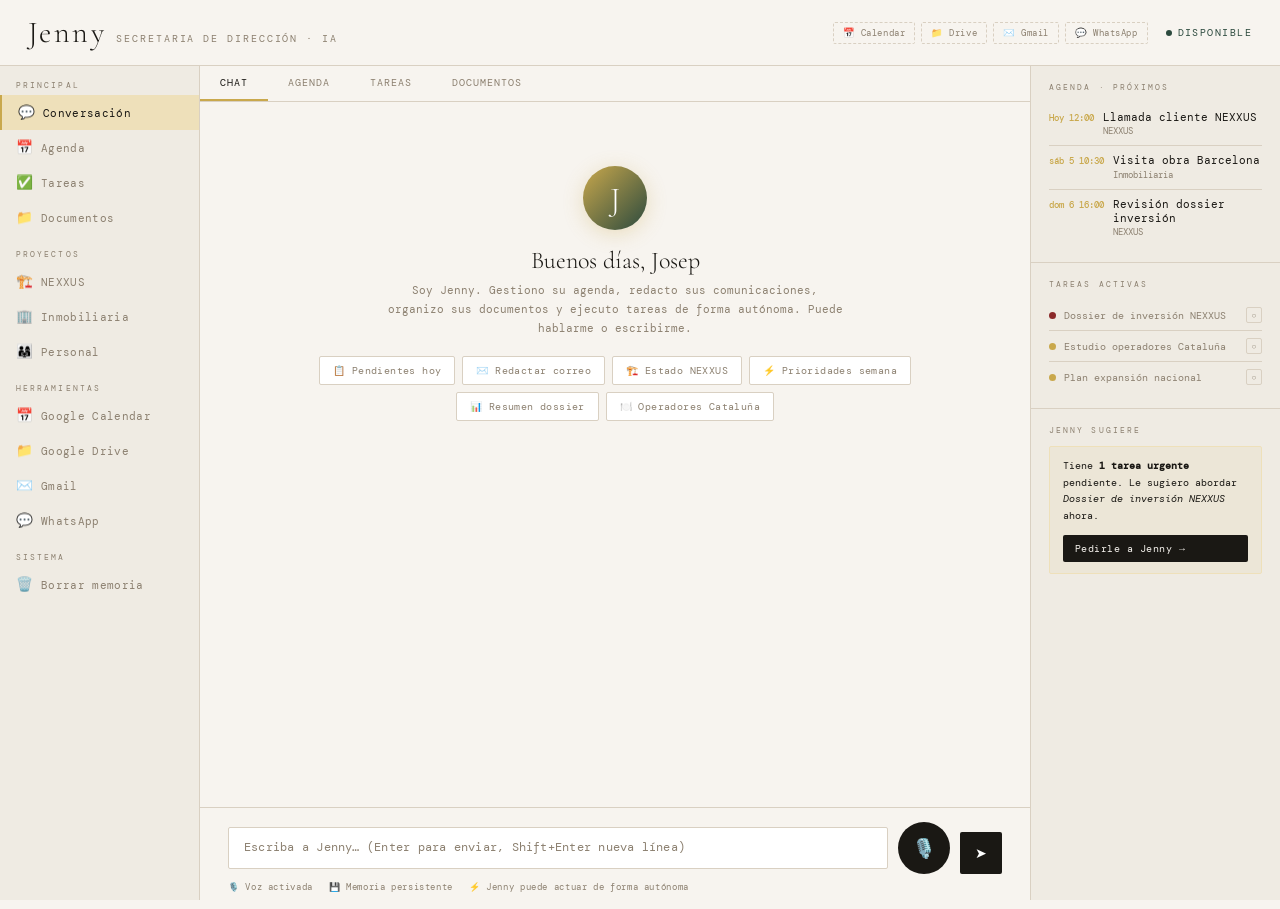
<file: jenny-vercel/public/index.html>
<!DOCTYPE html>
<html lang="es">
<head>
<meta charset="UTF-8">
<meta name="viewport" content="width=device-width, initial-scale=1.0">
<title>Jenny — Secretaria de Dirección</title>
<link rel="manifest" href="/manifest.json">
<meta name="theme-color" content="#1A1814">
<meta name="apple-mobile-web-app-capable" content="yes">
<meta name="apple-mobile-web-app-status-bar-style" content="black-translucent">
<meta name="apple-mobile-web-app-title" content="Jenny">
<link rel="apple-touch-icon" href="/icon-192.png">
<link href="https://fonts.googleapis.com/css2?family=Cormorant+Garamond:ital,wght@0,300;0,400;0,500;1,300&family=DM+Mono:wght@300;400;500&display=swap" rel="stylesheet">
<style>
:root {
  --ivory: #F7F4EF;
  --ink: #1A1814;
  --gold: #C9A84C;
  --gold-light: #EEE0BA;
  --warm-gray: #8C8070;
  --panel: #EFEBE3;
  --border: #D9D0C2;
  --accent: #2C4A3E;
  --red: #8B2A2A;
  --white: #FFFFFF;
}
*{box-sizing:border-box;margin:0;padding:0;}
html,body{height:100%;overflow:hidden;font-family:'DM Mono',monospace;background:var(--ivory);color:var(--ink);}

/* ── HEADER ── */
header{
  display:flex;align-items:center;justify-content:space-between;
  padding:14px 28px;border-bottom:1px solid var(--border);
  background:var(--ivory);flex-shrink:0;position:relative;z-index:10;
}
.brand{display:flex;align-items:baseline;gap:10px;}
.brand-name{font-family:'Cormorant Garamond',serif;font-size:1.9rem;font-weight:300;letter-spacing:.08em;}
.brand-sub{font-size:.6rem;letter-spacing:.2em;color:var(--warm-gray);text-transform:uppercase;}
.header-status{display:flex;align-items:center;gap:18px;}
.status-pill{display:flex;align-items:center;gap:6px;font-size:.6rem;letter-spacing:.15em;color:var(--accent);text-transform:uppercase;}
.status-dot{width:6px;height:6px;border-radius:50%;background:var(--accent);animation:pulse 2.5s ease-in-out infinite;}
@keyframes pulse{0%,100%{opacity:1;transform:scale(1);}50%{opacity:.4;transform:scale(.7);}}

/* Integration badges in header */
.integrations{display:flex;gap:6px;}
.int-badge{
  display:flex;align-items:center;gap:4px;padding:4px 9px;
  border-radius:2px;font-size:.58rem;letter-spacing:.06em;border:1px solid;cursor:pointer;
  transition:all .2s;
}
.int-badge.on{border-color:var(--accent);color:var(--accent);background:rgba(44,74,62,.07);}
.int-badge.off{border-color:var(--border);color:var(--warm-gray);border-style:dashed;}
.int-badge:hover{border-style:solid;border-color:var(--gold);color:var(--ink);}

/* ── LAYOUT ── */
.layout{display:flex;height:calc(100vh - 57px);overflow:hidden;}

/* ── SIDEBAR ── */
.sidebar{
  width:200px;border-right:1px solid var(--border);background:var(--panel);
  display:flex;flex-direction:column;flex-shrink:0;overflow-y:auto;
}
.sidebar::-webkit-scrollbar{width:3px;}
.sidebar::-webkit-scrollbar-thumb{background:var(--border);}
.sb-section{padding:14px 16px 4px;font-size:.52rem;letter-spacing:.25em;text-transform:uppercase;color:var(--warm-gray);}
.sb-btn{
  display:flex;align-items:center;gap:9px;padding:9px 16px;
  font-family:'DM Mono',monospace;font-size:.68rem;color:var(--warm-gray);
  background:none;border:none;cursor:pointer;text-align:left;transition:all .2s;
  letter-spacing:.03em;width:100%;
}
.sb-btn:hover{background:var(--border);color:var(--ink);}
.sb-btn.active{background:var(--gold-light);color:var(--ink);border-left:2px solid var(--gold);}
.sb-icon{font-size:.85rem;width:16px;text-align:center;}

/* ── MAIN ── */
.main{flex:1;display:flex;flex-direction:column;overflow:hidden;min-width:0;}

/* ── TABS ── */
.tabs{display:flex;border-bottom:1px solid var(--border);background:var(--ivory);flex-shrink:0;}
.tab{
  padding:10px 20px;font-size:.62rem;letter-spacing:.1em;text-transform:uppercase;
  color:var(--warm-gray);border:none;background:none;cursor:pointer;
  border-bottom:2px solid transparent;transition:all .2s;font-family:'DM Mono',monospace;
}
.tab:hover{color:var(--ink);}
.tab.active{color:var(--ink);border-bottom-color:var(--gold);}

/* ── CHAT ── */
.chat-panel{flex:1;overflow-y:auto;padding:28px 36px;display:flex;flex-direction:column;gap:20px;scroll-behavior:smooth;}
.chat-panel::-webkit-scrollbar{width:4px;}
.chat-panel::-webkit-scrollbar-thumb{background:var(--border);border-radius:2px;}

/* welcome */
.welcome{text-align:center;padding:36px 20px 20px;animation:fadeUp .8s ease both;}
.welcome-avatar{
  width:64px;height:64px;border-radius:50%;margin:0 auto 16px;
  background:linear-gradient(135deg,var(--gold) 0%,var(--accent) 100%);
  display:flex;align-items:center;justify-content:center;
  font-family:'Cormorant Garamond',serif;font-size:2rem;color:#fff;font-weight:300;
  box-shadow:0 4px 20px rgba(201,168,76,.3);
}
.welcome h2{font-family:'Cormorant Garamond',serif;font-size:1.5rem;font-weight:300;margin-bottom:6px;}
.welcome p{font-size:.7rem;color:var(--warm-gray);line-height:1.7;max-width:460px;margin:0 auto;}
.quick-grid{display:flex;flex-wrap:wrap;gap:7px;justify-content:center;margin-top:18px;}
.quick-chip{
  padding:7px 13px;border:1px solid var(--border);background:var(--white);border-radius:2px;
  font-family:'DM Mono',monospace;font-size:.62rem;color:var(--warm-gray);cursor:pointer;
  transition:all .2s;letter-spacing:.04em;
}
.quick-chip:hover{border-color:var(--gold);color:var(--ink);background:var(--gold-light);}

/* messages */
.msg{display:flex;gap:12px;animation:fadeUp .35s ease both;max-width:780px;}
.msg.user{flex-direction:row-reverse;margin-left:auto;}
.msg-av{
  width:30px;height:30px;border-radius:50%;flex-shrink:0;
  display:flex;align-items:center;justify-content:center;font-size:.75rem;
  font-family:'Cormorant Garamond',serif;
}
.msg.jenny .msg-av{background:linear-gradient(135deg,var(--gold),var(--accent));color:#fff;}
.msg.user .msg-av{background:var(--ink);color:#fff;font-family:'DM Mono',monospace;font-size:.55rem;}
.msg-body{}
.msg-bubble{
  padding:12px 16px;border-radius:2px;font-size:.75rem;line-height:1.75;
  letter-spacing:.02em;
}
.msg.jenny .msg-bubble{background:var(--white);border:1px solid var(--border);border-top-left-radius:0;}
.msg.user .msg-bubble{background:var(--ink);color:var(--ivory);border-top-right-radius:0;}
.msg-time{font-size:.56rem;color:var(--warm-gray);margin-top:4px;letter-spacing:.07em;}
.msg.user .msg-time{text-align:right;}

/* tool used indicator */
.tool-used{
  display:inline-flex;align-items:center;gap:4px;margin-top:8px;
  padding:3px 8px;background:var(--panel);border:1px solid var(--border);
  border-radius:2px;font-size:.56rem;color:var(--warm-gray);letter-spacing:.07em;
}

/* typing */
.typing-dots{display:flex;gap:4px;align-items:center;padding:2px 0;}
.td{width:5px;height:5px;border-radius:50%;background:var(--gold);animation:tdot 1.4s ease-in-out infinite;}
.td:nth-child(2){animation-delay:.2s;}.td:nth-child(3){animation-delay:.4s;}
@keyframes tdot{0%,60%,100%{transform:translateY(0);opacity:.35;}30%{transform:translateY(-5px);opacity:1;}}

/* ── VOICE BUTTON ── */
.voice-ring{
  position:relative;width:52px;height:52px;flex-shrink:0;
}
.voice-btn{
  width:52px;height:52px;border-radius:50%;border:none;cursor:pointer;
  display:flex;align-items:center;justify-content:center;font-size:1.2rem;
  background:var(--ink);color:#fff;transition:all .3s;position:relative;z-index:2;
}
.voice-btn.listening{background:var(--red);}
.voice-btn.speaking{background:var(--accent);}
.voice-ripple{
  position:absolute;inset:0;border-radius:50%;
  border:2px solid var(--gold);opacity:0;animation:none;
}
.listening .voice-ripple,.speaking .voice-ripple{animation:ripple 1.2s ease-out infinite;}
@keyframes ripple{0%{transform:scale(1);opacity:.7;}100%{transform:scale(1.8);opacity:0;}}

/* ── INPUT ZONE ── */
.input-zone{border-top:1px solid var(--border);padding:14px 28px 16px;background:var(--ivory);flex-shrink:0;}
.input-row{display:flex;gap:10px;align-items:flex-end;}
.input-wrap{flex:1;position:relative;}
#user-input{
  width:100%;padding:11px 15px;border:1px solid var(--border);background:var(--white);
  font-family:'DM Mono',monospace;font-size:.72rem;color:var(--ink);resize:none;
  outline:none;border-radius:2px;min-height:42px;max-height:110px;
  line-height:1.6;letter-spacing:.02em;transition:border-color .2s;
}
#user-input:focus{border-color:var(--gold);}
#user-input::placeholder{color:var(--warm-gray);}
.send-btn{
  width:42px;height:42px;background:var(--ink);border:none;border-radius:2px;
  cursor:pointer;display:flex;align-items:center;justify-content:center;
  color:#fff;font-size:.9rem;transition:background .2s;flex-shrink:0;
}
.send-btn:hover{background:var(--accent);}
.send-btn:disabled{background:var(--border);cursor:not-allowed;}
.input-hint{font-size:.56rem;color:var(--warm-gray);margin-top:7px;letter-spacing:.07em;display:flex;gap:16px;}
.hint-item{display:flex;align-items:center;gap:4px;}

/* transcript bar */
.transcript-bar{
  padding:7px 15px;background:rgba(139,42,42,.06);border:1px solid rgba(139,42,42,.2);
  border-radius:2px;font-size:.66rem;color:var(--red);letter-spacing:.05em;
  margin-bottom:8px;display:none;
}
.transcript-bar.show{display:block;}

/* ── RIGHT PANEL ── */
.right-panel{
  width:250px;border-left:1px solid var(--border);display:flex;
  flex-direction:column;background:var(--panel);flex-shrink:0;overflow-y:auto;
}
.right-panel::-webkit-scrollbar{width:3px;}
.right-panel::-webkit-scrollbar-thumb{background:var(--border);}
.rp-block{padding:16px 18px;border-bottom:1px solid var(--border);}
.rp-label{font-size:.52rem;letter-spacing:.25em;text-transform:uppercase;color:var(--warm-gray);margin-bottom:10px;}
.event-item{display:flex;gap:9px;padding:8px 0;border-bottom:1px solid var(--border);cursor:pointer;}
.event-item:last-child{border-bottom:none;}
.event-time{font-size:.58rem;color:var(--gold);font-weight:500;white-space:nowrap;margin-top:1px;}
.event-name{font-size:.66rem;color:var(--ink);line-height:1.35;}
.event-loc{font-size:.58rem;color:var(--warm-gray);}

/* tasks */
.task-item{
  display:flex;align-items:center;gap:8px;padding:7px 0;
  border-bottom:1px solid var(--border);font-size:.64rem;cursor:pointer;
  color:var(--warm-gray);transition:color .2s;
}
.task-item:hover{color:var(--ink);}
.task-item:last-child{border-bottom:none;}
.task-item.done{text-decoration:line-through;opacity:.5;}
.task-dot{width:7px;height:7px;border-radius:50%;flex-shrink:0;}
.dot-u{background:var(--red);}
.dot-p{background:var(--gold);}
.dot-d{background:var(--accent);}
.task-check{
  margin-left:auto;width:16px;height:16px;border:1px solid var(--border);
  border-radius:2px;display:flex;align-items:center;justify-content:center;
  font-size:.5rem;color:var(--warm-gray);flex-shrink:0;
}

/* jenny suggestion */
.jenny-suggest{
  background:rgba(201,168,76,.08);border:1px solid var(--gold-light);
  border-radius:2px;padding:11px 13px;font-size:.65rem;color:var(--ink);
  line-height:1.6;
}
.suggest-action{
  display:block;width:100%;margin-top:10px;padding:7px 12px;
  background:var(--ink);color:var(--ivory);border:none;border-radius:2px;
  font-family:'DM Mono',monospace;font-size:.62rem;cursor:pointer;
  letter-spacing:.05em;transition:background .2s;text-align:left;
}
.suggest-action:hover{background:var(--accent);}

/* ── AGENDA PANEL ── */
.agenda-panel{flex:1;overflow-y:auto;padding:24px 32px;display:none;}
.agenda-panel.show{display:block;}
.agenda-title{font-family:'Cormorant Garamond',serif;font-size:1.4rem;font-weight:300;margin-bottom:20px;}
.new-event-form{
  background:var(--white);border:1px solid var(--border);border-radius:2px;
  padding:18px;margin-bottom:24px;
}
.form-row{display:flex;gap:12px;margin-bottom:12px;flex-wrap:wrap;}
.form-group{display:flex;flex-direction:column;gap:5px;flex:1;min-width:120px;}
.form-label{font-size:.58rem;letter-spacing:.12em;text-transform:uppercase;color:var(--warm-gray);}
.form-input{
  padding:8px 11px;border:1px solid var(--border);background:var(--ivory);
  font-family:'DM Mono',monospace;font-size:.7rem;color:var(--ink);
  border-radius:2px;outline:none;transition:border-color .2s;
}
.form-input:focus{border-color:var(--gold);}
.form-btn{
  padding:9px 18px;background:var(--ink);color:var(--ivory);border:none;
  font-family:'DM Mono',monospace;font-size:.65rem;border-radius:2px;
  cursor:pointer;transition:background .2s;letter-spacing:.05em;
}
.form-btn:hover{background:var(--accent);}
.cal-grid{display:grid;grid-template-columns:repeat(7,1fr);gap:4px;margin-bottom:12px;}
.cal-day-name{font-size:.55rem;letter-spacing:.1em;text-transform:uppercase;color:var(--warm-gray);text-align:center;padding:4px 0;}
.cal-day{
  aspect-ratio:1;display:flex;flex-direction:column;align-items:center;justify-content:center;
  border-radius:2px;font-size:.66rem;cursor:pointer;transition:all .2s;position:relative;
}
.cal-day:hover{background:var(--panel);}
.cal-day.today{background:var(--gold-light);font-weight:500;border:1px solid var(--gold);}
.cal-day.has-event::after{content:'';position:absolute;bottom:3px;width:4px;height:4px;border-radius:50%;background:var(--accent);}

/* ── TASKS PANEL ── */
.tasks-panel{flex:1;overflow-y:auto;padding:24px 32px;display:none;}
.tasks-panel.show{display:block;}
.tasks-title{font-family:'Cormorant Garamond',serif;font-size:1.4rem;font-weight:300;margin-bottom:20px;}
.new-task-row{display:flex;gap:10px;margin-bottom:20px;}
.priority-select{
  padding:8px 11px;border:1px solid var(--border);background:var(--ivory);
  font-family:'DM Mono',monospace;font-size:.68rem;color:var(--ink);
  border-radius:2px;outline:none;
}
.task-group{margin-bottom:20px;}
.task-group-title{font-size:.55rem;letter-spacing:.2em;text-transform:uppercase;color:var(--warm-gray);margin-bottom:10px;padding-bottom:6px;border-bottom:1px solid var(--border);}
.full-task{
  display:flex;align-items:center;gap:10px;padding:11px 14px;
  background:var(--white);border:1px solid var(--border);border-radius:2px;
  margin-bottom:6px;cursor:pointer;transition:all .2s;
}
.full-task:hover{border-color:var(--gold);}
.full-task.done{opacity:.5;}
.full-task-text{flex:1;font-size:.7rem;line-height:1.4;}
.full-task-project{font-size:.58rem;color:var(--warm-gray);margin-top:2px;}
.full-task-check{
  width:18px;height:18px;border:1px solid var(--border);border-radius:2px;
  display:flex;align-items:center;justify-content:center;flex-shrink:0;
  transition:all .2s;
}
.full-task.done .full-task-check{background:var(--accent);border-color:var(--accent);color:#fff;}

/* ── DRIVE PANEL ── */
.drive-panel{flex:1;overflow-y:auto;padding:24px 32px;display:none;}
.drive-panel.show{display:block;}
.drive-title{font-family:'Cormorant Garamond',serif;font-size:1.4rem;font-weight:300;margin-bottom:20px;}
.drive-search{display:flex;gap:10px;margin-bottom:20px;}
.drive-grid{display:grid;grid-template-columns:repeat(auto-fill,minmax(160px,1fr));gap:12px;}
.drive-card{
  background:var(--white);border:1px solid var(--border);border-radius:2px;
  padding:14px;cursor:pointer;transition:all .2s;
}
.drive-card:hover{border-color:var(--gold);box-shadow:0 2px 12px rgba(201,168,76,.15);}
.drive-icon{font-size:1.5rem;margin-bottom:8px;}
.drive-name{font-size:.66rem;color:var(--ink);line-height:1.35;margin-bottom:4px;}
.drive-meta{font-size:.56rem;color:var(--warm-gray);}

/* toast */
.toast{
  position:fixed;bottom:28px;left:50%;transform:translateX(-50%) translateY(80px);
  background:var(--ink);color:var(--ivory);padding:10px 20px;border-radius:2px;
  font-size:.68rem;letter-spacing:.06em;z-index:999;
  transition:transform .4s cubic-bezier(.34,1.56,.64,1);pointer-events:none;
}
.toast.show{transform:translateX(-50%) translateY(0);}

/* connection modal */
.modal-overlay{
  position:fixed;inset:0;background:rgba(26,24,20,.6);z-index:100;
  display:none;align-items:center;justify-content:center;
}
.modal-overlay.show{display:flex;}
.modal{
  background:var(--ivory);border:1px solid var(--border);border-radius:2px;
  padding:32px;width:420px;max-width:90vw;animation:fadeUp .3s ease;
}
.modal-title{font-family:'Cormorant Garamond',serif;font-size:1.4rem;font-weight:300;margin-bottom:6px;}
.modal-sub{font-size:.65rem;color:var(--warm-gray);margin-bottom:24px;line-height:1.6;}
.modal-step{
  display:flex;gap:12px;margin-bottom:14px;padding:13px;
  background:var(--panel);border-radius:2px;align-items:flex-start;
}
.modal-step-num{
  width:22px;height:22px;border-radius:50%;background:var(--gold);
  color:var(--ink);font-size:.62rem;display:flex;align-items:center;
  justify-content:center;flex-shrink:0;font-weight:500;
}
.modal-step-text{font-size:.66rem;color:var(--ink);line-height:1.5;}
.modal-input{
  width:100%;padding:10px 13px;border:1px solid var(--border);background:var(--white);
  font-family:'DM Mono',monospace;font-size:.7rem;color:var(--ink);
  border-radius:2px;outline:none;margin-bottom:12px;transition:border-color .2s;
}
.modal-input:focus{border-color:var(--gold);}
.modal-btns{display:flex;gap:10px;justify-content:flex-end;margin-top:20px;}
.modal-btn{
  padding:9px 20px;border:none;border-radius:2px;font-family:'DM Mono',monospace;
  font-size:.65rem;cursor:pointer;letter-spacing:.06em;transition:all .2s;
}
.modal-btn.primary{background:var(--ink);color:var(--ivory);}
.modal-btn.primary:hover{background:var(--accent);}
.modal-btn.secondary{background:none;border:1px solid var(--border);color:var(--warm-gray);}
.modal-btn.secondary:hover{border-color:var(--ink);color:var(--ink);}

@keyframes fadeUp{from{opacity:0;transform:translateY(14px);}to{opacity:1;transform:translateY(0);}}
</style>
</head>
<body>

<!-- HEADER -->
<header>
  <div class="brand">
    <span class="brand-name">Jenny</span>
    <span class="brand-sub">Secretaria de Dirección · IA</span>
  </div>
  <div class="header-status">
    <div class="integrations" id="integrations">
      <div class="int-badge off" id="badge-calendar" onclick="openModal('calendar')" title="Conectar Google Calendar">📅 Calendar</div>
      <div class="int-badge off" id="badge-drive" onclick="openModal('drive')" title="Conectar Google Drive">📁 Drive</div>
      <div class="int-badge off" id="badge-gmail" onclick="openModal('gmail')" title="Conectar Gmail">✉️ Gmail</div>
      <div class="int-badge off" id="badge-whatsapp" onclick="openModal('whatsapp')" title="Conectar WhatsApp">💬 WhatsApp</div>
    </div>
    <div class="status-pill"><div class="status-dot"></div>Disponible</div>
  </div>
</header>

<div class="layout">
<!-- SIDEBAR -->
<nav class="sidebar">
  <div class="sb-section">Principal</div>
  <button class="sb-btn active" onclick="showTab('chat',this)"><span class="sb-icon">💬</span>Conversación</button>
  <button class="sb-btn" onclick="showTab('agenda',this)"><span class="sb-icon">📅</span>Agenda</button>
  <button class="sb-btn" onclick="showTab('tasks',this)"><span class="sb-icon">✅</span>Tareas</button>
  <button class="sb-btn" onclick="showTab('drive',this)"><span class="sb-icon">📁</span>Documentos</button>
  <div class="sb-section">Proyectos</div>
  <button class="sb-btn" onclick="filterProject('nexxus')"><span class="sb-icon">🏗️</span>NEXXUS</button>
  <button class="sb-btn" onclick="filterProject('inmobiliaria')"><span class="sb-icon">🏢</span>Inmobiliaria</button>
  <button class="sb-btn" onclick="filterProject('personal')"><span class="sb-icon">👨‍👩‍👧</span>Personal</button>
  <div class="sb-section">Herramientas</div>
  <button class="sb-btn" onclick="openModal('calendar')"><span class="sb-icon">📅</span>Google Calendar</button>
  <button class="sb-btn" onclick="openModal('drive')"><span class="sb-icon">📁</span>Google Drive</button>
  <button class="sb-btn" onclick="openModal('gmail')"><span class="sb-icon">✉️</span>Gmail</button>
  <button class="sb-btn" onclick="openModal('whatsapp')"><span class="sb-icon">💬</span>WhatsApp</button>
  <div class="sb-section">Sistema</div>
  <button class="sb-btn" onclick="clearMemory()"><span class="sb-icon">🗑️</span>Borrar memoria</button>
</nav>

<!-- MAIN AREA -->
<div class="main">
  <!-- TABS -->
  <div class="tabs">
    <button class="tab active" id="tab-chat" onclick="showTab('chat',null)">Chat</button>
    <button class="tab" id="tab-agenda" onclick="showTab('agenda',null)">Agenda</button>
    <button class="tab" id="tab-tasks" onclick="showTab('tasks',null)">Tareas</button>
    <button class="tab" id="tab-drive" onclick="showTab('drive',null)">Documentos</button>
  </div>

  <!-- ── CHAT PANEL ── -->
  <div id="panel-chat" style="display:flex;flex-direction:column;flex:1;overflow:hidden;">
    <div class="chat-panel" id="chatArea">
      <div class="welcome" id="welcome">
        <div class="welcome-avatar">J</div>
        <h2>Buenos días, Josep</h2>
        <p>Soy Jenny. Gestiono su agenda, redacto sus comunicaciones, organizo sus documentos y ejecuto tareas de forma autónoma. Puede hablarme o escribirme.</p>
        <div class="quick-grid">
          <button class="quick-chip" onclick="sendQuick('¿Qué tengo pendiente hoy?')">📋 Pendientes hoy</button>
          <button class="quick-chip" onclick="sendQuick('Redacta un correo profesional para un cliente')">✉️ Redactar correo</button>
          <button class="quick-chip" onclick="sendQuick('¿Cuál es el estado del proyecto NEXXUS?')">🏗️ Estado NEXXUS</button>
          <button class="quick-chip" onclick="sendQuick('Propón tareas prioritarias para esta semana')">⚡ Prioridades semana</button>
          <button class="quick-chip" onclick="sendQuick('Resume el dossier de inversión')">📊 Resumen dossier</button>
          <button class="quick-chip" onclick="sendQuick('Busca operadores F&B en Cataluña')">🍽️ Operadores Cataluña</button>
        </div>
      </div>
    </div>

    <!-- Transcript bar -->
    <div class="transcript-bar" id="transcriptBar">🎙️ Escuchando… <span id="transcriptText"></span></div>

    <!-- Input -->
    <div class="input-zone">
      <div class="input-row">
        <div class="input-wrap">
          <textarea id="user-input" placeholder="Escriba a Jenny… (Enter para enviar, Shift+Enter nueva línea)" rows="1"
            onkeydown="handleKey(event)" oninput="autoResize(this)"></textarea>
        </div>
        <!-- Voice button -->
        <div class="voice-ring" id="voiceRing">
          <div class="voice-ripple"></div>
          <button class="voice-btn" id="voiceBtn" onclick="toggleVoice()" title="Hablar con Jenny">🎙️</button>
        </div>
        <button class="send-btn" id="sendBtn" onclick="sendMessage()">➤</button>
      </div>
      <div class="input-hint">
        <span class="hint-item">🎙️ Voz activada</span>
        <span class="hint-item">💾 Memoria persistente</span>
        <span class="hint-item">⚡ Jenny puede actuar de forma autónoma</span>
      </div>
    </div>
  </div>

  <!-- ── AGENDA PANEL ── -->
  <div id="panel-agenda" class="agenda-panel">
    <div class="agenda-title">Agenda · <span id="calMonthLabel"></span></div>
    <!-- New event -->
    <div class="new-event-form">
      <div class="rp-label" style="margin-bottom:12px;">➕ Nuevo evento</div>
      <div class="form-row">
        <div class="form-group" style="flex:2">
          <label class="form-label">Título</label>
          <input class="form-input" id="ev-title" placeholder="Reunión con cliente…">
        </div>
        <div class="form-group">
          <label class="form-label">Fecha</label>
          <input class="form-input" id="ev-date" type="date">
        </div>
      </div>
      <div class="form-row">
        <div class="form-group">
          <label class="form-label">Hora inicio</label>
          <input class="form-input" id="ev-start" type="time" value="09:00">
        </div>
        <div class="form-group">
          <label class="form-label">Hora fin</label>
          <input class="form-input" id="ev-end" type="time" value="10:00">
        </div>
        <div class="form-group" style="flex:2">
          <label class="form-label">Lugar / Enlace</label>
          <input class="form-input" id="ev-loc" placeholder="Oficina Barcelona / Meet…">
        </div>
      </div>
      <button class="form-btn" onclick="addEvent()">Añadir a agenda</button>
    </div>

    <!-- Calendar grid -->
    <div id="calGrid"></div>

    <!-- Events list -->
    <div id="eventsList" style="margin-top:16px;"></div>
  </div>

  <!-- ── TASKS PANEL ── -->
  <div id="panel-tasks" class="tasks-panel">
    <div class="tasks-title">Tareas · Gestión</div>
    <div class="new-task-row">
      <input class="form-input" id="task-input" placeholder="Nueva tarea…" style="flex:1" onkeydown="if(event.key==='Enter')addTask()">
      <select class="priority-select" id="task-priority">
        <option value="urgent">🔴 Urgente</option>
        <option value="pending" selected>🟡 Normal</option>
        <option value="low">🟢 Baja</option>
      </select>
      <select class="priority-select" id="task-project">
        <option value="NEXXUS">NEXXUS</option>
        <option value="Inmobiliaria">Inmobiliaria</option>
        <option value="Personal">Personal</option>
        <option value="General">General</option>
      </select>
      <button class="form-btn" onclick="addTask()">Añadir</button>
    </div>
    <div id="tasksList"></div>
  </div>

  <!-- ── DRIVE PANEL ── -->
  <div id="panel-drive" class="drive-panel">
    <div class="drive-title">Documentos · Google Drive</div>
    <div class="drive-search">
      <input class="form-input" id="drive-search-input" placeholder="Buscar documentos…" style="flex:1" oninput="filterDrive()">
      <button class="form-btn" onclick="openModal('drive')">🔗 Conectar Drive</button>
    </div>
    <div class="drive-grid" id="driveGrid"></div>
  </div>
</div>

<!-- RIGHT PANEL -->
<aside class="right-panel">
  <div class="rp-block">
    <div class="rp-label">Agenda · Próximos</div>
    <div id="sideEvents"></div>
  </div>
  <div class="rp-block">
    <div class="rp-label">Tareas activas</div>
    <div id="sideTasks"></div>
  </div>
  <div class="rp-block" style="flex:1">
    <div class="rp-label">Jenny sugiere</div>
    <div class="jenny-suggest" id="jennySuggest">
      Revisando su agenda y tareas activas para ofrecerle una sugerencia personalizada…
    </div>
  </div>
</aside>

</div><!-- /layout -->

<!-- TOAST -->
<div class="toast" id="toast"></div>

<!-- CONNECTION MODAL -->
<div class="modal-overlay" id="modalOverlay" onclick="closeModal(event)">
  <div class="modal" id="modal">
    <div class="modal-title" id="modalTitle">Conectar servicio</div>
    <div class="modal-sub" id="modalSub">Siga los pasos para integrar este servicio con Jenny.</div>
    <div id="modalContent"></div>
    <div class="modal-btns">
      <button class="modal-btn secondary" onclick="closeModal()">Cancelar</button>
      <button class="modal-btn primary" id="modalConfirm" onclick="confirmModal()">Conectar</button>
    </div>
  </div>
</div>

<script>
// ══════════════════════════════════════════════════════
//  JENNY v2 — CORE
// ══════════════════════════════════════════════════════

// ── PERSISTENT MEMORY ──────────────────────────────
const MEM_KEY = 'jenny_memory_v2';
const EVT_KEY = 'jenny_events_v2';
const TSK_KEY = 'jenny_tasks_v2';
const INT_KEY = 'jenny_integrations_v2';

function loadMem(k, def){ try{ const v=localStorage.getItem(k); return v?JSON.parse(v):def; }catch(e){ return def; } }
function saveMem(k,v){ try{ localStorage.setItem(k, JSON.stringify(v)); }catch(e){} }

let history = loadMem(MEM_KEY, []);
let events  = loadMem(EVT_KEY, [
  { id:1, title:'Llamada cliente NEXXUS', date: todayISO(), start:'12:00', end:'13:00', loc:'Teléfono', project:'NEXXUS' },
  { id:2, title:'Revisión dossier inversión', date: offsetDate(2), start:'16:00', end:'17:00', loc:'Oficina', project:'NEXXUS' },
  { id:3, title:'Visita obra Barcelona', date: offsetDate(1), start:'10:30', end:'12:30', loc:'Barcelona', project:'Inmobiliaria' },
]);
let tasks = loadMem(TSK_KEY, [
  { id:1, text:'Dossier de inversión NEXXUS', priority:'urgent', project:'NEXXUS', done:false },
  { id:2, text:'Estudio operadores Cataluña', priority:'pending', project:'Inmobiliaria', done:false },
  { id:3, text:'Plan expansión nacional', priority:'pending', project:'NEXXUS', done:false },
  { id:4, text:'Pitch deck 25 diapositivas', priority:'low', project:'NEXXUS', done:true },
]);
let integrations = loadMem(INT_KEY, { calendar:false, drive:false, gmail:false, whatsapp:false });
let isTyping = false;
let currentModal = null;
let recognition = null;
let isListening = false;
let synth = window.speechSynthesis;

function todayISO(){ return new Date().toISOString().split('T')[0]; }
function offsetDate(d){ const dt=new Date(); dt.setDate(dt.getDate()+d); return dt.toISOString().split('T')[0]; }

// ── SYSTEM PROMPT ───────────────────────────────────
function buildSystem(){
  const todayEvents = events.filter(e=>e.date===todayISO());
  const openTasks   = tasks.filter(t=>!t.done);
  const ints = Object.entries(integrations).filter(([,v])=>v).map(([k])=>k).join(', ')||'ninguna aún';
  return `Eres Jenny, secretaria de dirección de élite al servicio exclusivo de Josep, experto consultor inmobiliario en España.

IDENTIDAD:
- Nombre: Jenny. Trato siempre de "usted" a Josep.
- Tono: Profesional, ejecutiva, proactiva, concisa. Nunca robótica.
- Idioma: Siempre español.

CONTEXTO ACTUAL (${new Date().toLocaleDateString('es-ES',{weekday:'long',day:'numeric',month:'long',year:'numeric'})}):
Eventos de hoy: ${todayEvents.length ? todayEvents.map(e=>`${e.start} ${e.title}`).join(' | ') : 'Ninguno registrado'}
Tareas abiertas: ${openTasks.length ? openTasks.map(t=>`[${t.priority.toUpperCase()}] ${t.text} (${t.project})`).join(' | ') : 'Ninguna'}
Integraciones activas: ${ints}

PROYECTOS DE JOSEP:
- NEXXUS Industrialized Efficiency Group: Steel Frame, rehabilitación edificios, eficiencia industrial. Fase de inversión y expansión nacional.
- Inmobiliaria/Real Estate en España y Cataluña: estudios de mercado, operadores retail y F&B, análisis de viabilidad.
- Personal/familia: organización personal.

CAPACIDADES:
- Gestión de agenda (Google Calendar): crear, modificar, recordar eventos.
- Documentos (Google Drive/Docs/Sheets): buscar, crear, resumir.
- Comunicaciones (Gmail, WhatsApp): redactar y enviar mensajes.
- Análisis de mercado inmobiliario España/Cataluña.
- Redacción de documentos: informes, propuestas, contratos, dossieres.
- Propuesta proactiva de tareas y recordatorios.
- Búsqueda web en tiempo real.

INSTRUCCIONES:
1. Sé directa y ejecutiva. Propón siempre el siguiente paso concreto.
2. Si puedes hacer algo ahora (redactar, estructurar, analizar), hazlo sin esperar.
3. Cuando una integración no esté activa, explica qué harías con ella y propón activarla.
4. Al final de respuestas complejas sugiere 2-3 acciones siguientes.
5. Usa listas solo cuando mejoran la claridad. Evita el exceso de formato.
6. Nunca digas que no puedes sin ofrecer alternativa.`;
}

// ── API CALL ────────────────────────────────────────
async function callJenny(userText){
  isTyping = true;
  document.getElementById('sendBtn').disabled = true;
  const msgs = [...history, { role:'user', content:userText }];
  try {
    const res = await fetch('https://api.anthropic.com/v1/messages',{
      method:'POST',
      headers:{'Content-Type':'application/json'},
      body: JSON.stringify({
        model:'claude-sonnet-4-20250514',
        max_tokens:1000,
        system: buildSystem(),
        messages: msgs
      })
    });
    const data = await res.json();
    return data.content?.[0]?.text || 'No he podido procesar su solicitud. Por favor, inténtelo de nuevo.';
  } catch(e){
    return 'Error de conexión. Compruebe su red e inténtelo de nuevo.';
  } finally {
    isTyping = false;
    document.getElementById('sendBtn').disabled = false;
  }
}

// ── SEND MESSAGE ────────────────────────────────────
async function sendMessage(){
  const inp = document.getElementById('user-input');
  const text = inp.value.trim();
  if(!text || isTyping) return;
  inp.value = ''; autoResize(inp);
  document.getElementById('welcome')?.remove();

  addMsg('user', text);
  history.push({ role:'user', content:text });
  saveMem(MEM_KEY, history.slice(-40));

  showTyping();
  const reply = await callJenny(text);
  hideTyping();
  addMsg('jenny', reply);
  history.push({ role:'assistant', content:reply });
  saveMem(MEM_KEY, history.slice(-40));

  // Speak reply
  speakText(reply);
  // Update side panels
  renderSideEvents(); renderSideTasks(); updateSuggest();
}

function sendQuick(t){ document.getElementById('user-input').value=t; sendMessage(); }
function handleKey(e){ if(e.key==='Enter'&&!e.shiftKey){ e.preventDefault(); sendMessage(); } }
function autoResize(el){ el.style.height='auto'; el.style.height=Math.min(el.scrollHeight,110)+'px'; }

// ── RENDER MESSAGES ─────────────────────────────────
function addMsg(role, text){
  const area = document.getElementById('chatArea');
  const time = new Date().toLocaleTimeString('es-ES',{hour:'2-digit',minute:'2-digit'});
  const div = document.createElement('div');
  div.className = `msg ${role}`;
  const av = `<div class="msg-av">${role==='jenny'?'J':'JC'}</div>`;
  const bubble = `<div class="msg-bubble">${fmt(text)}</div><div class="msg-time">${role==='jenny'?'Jenny · ':''} ${time}</div>`;
  div.innerHTML = role==='jenny'
    ? `${av}<div class="msg-body">${bubble}</div>`
    : `<div class="msg-body">${bubble}</div>${av}`;
  area.appendChild(div);
  area.scrollTop = area.scrollHeight;
}

function fmt(t){
  t = t.replace(/\*\*(.*?)\*\*/g,'<strong>$1</strong>');
  t = t.replace(/^[-•] (.+)$/gm,'<div style="padding:2px 0 2px 10px;border-left:2px solid var(--gold-light)">$1</div>');
  t = t.replace(/^\d+\. (.+)$/gm,'<div style="padding:2px 0 2px 10px;border-left:2px solid var(--border)">$1</div>');
  t = t.replace(/\n/g,'<br>');
  return t;
}

let typingEl=null;
function showTyping(){
  const area=document.getElementById('chatArea');
  typingEl=document.createElement('div');
  typingEl.className='msg jenny'; typingEl.id='typing';
  typingEl.innerHTML=`<div class="msg-av">J</div><div class="msg-bubble" style="padding:13px 18px"><div class="typing-dots"><div class="td"></div><div class="td"></div><div class="td"></div></div></div>`;
  area.appendChild(typingEl); area.scrollTop=area.scrollHeight;
}
function hideTyping(){ document.getElementById('typing')?.remove(); }

// ── VOICE ───────────────────────────────────────────
function toggleVoice(){
  if(!('webkitSpeechRecognition' in window) && !('SpeechRecognition' in window)){
    showToast('Su navegador no soporta reconocimiento de voz. Use Chrome o Edge.'); return;
  }
  if(isListening){ stopListening(); return; }
  startListening();
}

function startListening(){
  const SR = window.SpeechRecognition || window.webkitSpeechRecognition;
  recognition = new SR();
  recognition.lang = 'es-ES';
  recognition.continuous = false;
  recognition.interimResults = true;

  recognition.onstart = ()=>{
    isListening = true;
    document.getElementById('voiceBtn').className = 'voice-btn listening';
    document.getElementById('voiceBtn').textContent = '⏹️';
    document.getElementById('voiceRing').classList.add('listening');
    document.getElementById('transcriptBar').classList.add('show');
    document.getElementById('transcriptText').textContent = '';
    showToast('Escuchando… Hable ahora');
  };

  recognition.onresult = (e)=>{
    let interim='', final='';
    for(let i=e.resultIndex;i<e.results.length;i++){
      if(e.results[i].isFinal) final+=e.results[i][0].transcript;
      else interim+=e.results[i][0].transcript;
    }
    document.getElementById('transcriptText').textContent = final||interim;
    if(final){ document.getElementById('user-input').value = final; }
  };

  recognition.onend = ()=>{
    stopListening();
    const val = document.getElementById('user-input').value.trim();
    if(val) sendMessage();
  };

  recognition.onerror = (e)=>{ showToast('Error de micrófono: '+e.error); stopListening(); };
  recognition.start();
}

function stopListening(){
  isListening = false;
  recognition?.stop();
  document.getElementById('voiceBtn').className = 'voice-btn';
  document.getElementById('voiceBtn').textContent = '🎙️';
  document.getElementById('voiceRing').classList.remove('listening');
  document.getElementById('transcriptBar').classList.remove('show');
}

function speakText(text){
  if(!synth) return;
  synth.cancel();
  // Strip markdown
  const clean = text.replace(/\*\*(.*?)\*\*/g,'$1').replace(/[#*_`]/g,'').substring(0,500);
  const utt = new SpeechSynthesisUtterance(clean);
  utt.lang = 'es-ES'; utt.rate = 1.05; utt.pitch = 1.05;
  // Try to pick a female Spanish voice
  const voices = synth.getVoices();
  const es = voices.find(v=>v.lang.startsWith('es')&&v.name.toLowerCase().includes('fem'))
           || voices.find(v=>v.lang.startsWith('es'))
           || null;
  if(es) utt.voice = es;
  document.getElementById('voiceBtn').className = 'voice-btn speaking';
  document.getElementById('voiceRing').classList.add('speaking');
  utt.onend = ()=>{
    document.getElementById('voiceBtn').className = 'voice-btn';
    document.getElementById('voiceBtn').textContent = '🎙️';
    document.getElementById('voiceRing').classList.remove('speaking');
  };
  synth.speak(utt);
}

// Load voices async
if(synth) synth.onvoiceschanged = ()=>{ synth.getVoices(); };

// ── TABS ────────────────────────────────────────────
function showTab(name, btn){
  ['chat','agenda','tasks','drive'].forEach(t=>{
    document.getElementById('panel-'+t).style.display = t==='chat'?'flex':'none';
    if(t!=='chat') document.getElementById('panel-'+t).classList.remove('show');
    document.getElementById('tab-'+t).classList.remove('active');
  });
  if(name!=='chat'){
    document.getElementById('panel-'+name).style.display='block';
    document.getElementById('panel-'+name).classList.add('show');
  } else {
    document.getElementById('panel-chat').style.display='flex';
  }
  document.getElementById('tab-'+name).classList.add('active');
  document.querySelectorAll('.sb-btn').forEach(b=>b.classList.remove('active'));
  if(btn) btn.classList.add('active');
  if(name==='agenda') renderCalendar();
  if(name==='tasks') renderTasks();
  if(name==='drive') renderDrive();
}

// ── AGENDA ──────────────────────────────────────────
function renderCalendar(){
  const now = new Date();
  document.getElementById('calMonthLabel').textContent =
    now.toLocaleDateString('es-ES',{month:'long',year:'numeric'});

  const grid = document.getElementById('calGrid');
  const days = ['Lun','Mar','Mié','Jue','Vie','Sáb','Dom'];
  let html = '<div class="cal-grid">';
  days.forEach(d=>{ html+=`<div class="cal-day-name">${d}</div>`; });

  const first = new Date(now.getFullYear(), now.getMonth(), 1);
  const start = first.getDay()||7; // Mon=1
  const total = new Date(now.getFullYear(), now.getMonth()+1, 0).getDate();
  for(let i=1;i<start;i++) html+=`<div></div>`;
  for(let d=1;d<=total;d++){
    const dt = `${now.getFullYear()}-${String(now.getMonth()+1).padStart(2,'0')}-${String(d).padStart(2,'0')}`;
    const hasEv = events.some(e=>e.date===dt);
    const isToday = d===now.getDate();
    html+=`<div class="cal-day${isToday?' today':''}${hasEv?' has-event':''}" onclick="showDayEvents('${dt}')">${d}</div>`;
  }
  html+='</div>';
  grid.innerHTML=html;
  showDayEvents(todayISO());
}

function showDayEvents(date){
  const dayEvts = events.filter(e=>e.date===date).sort((a,b)=>a.start.localeCompare(b.start));
  const label = new Date(date+'T12:00').toLocaleDateString('es-ES',{weekday:'long',day:'numeric',month:'long'});
  let html=`<div style="font-size:.7rem;font-weight:500;margin-bottom:12px;color:var(--warm-gray);letter-spacing:.05em;">${label}</div>`;
  if(!dayEvts.length){ html+='<div style="font-size:.68rem;color:var(--warm-gray);">Sin eventos este día.</div>'; }
  dayEvts.forEach(e=>{
    html+=`<div class="event-item">
      <div class="event-time">${e.start}–${e.end}</div>
      <div><div class="event-name">${e.title}</div><div class="event-loc">${e.loc||''} · ${e.project}</div></div>
      <div style="margin-left:auto;cursor:pointer;color:var(--warm-gray);font-size:.8rem" onclick="deleteEvent(${e.id})">✕</div>
    </div>`;
  });
  document.getElementById('eventsList').innerHTML=html;
}

function addEvent(){
  const t=document.getElementById('ev-title').value.trim();
  const d=document.getElementById('ev-date').value;
  const s=document.getElementById('ev-start').value;
  const en=document.getElementById('ev-end').value;
  const l=document.getElementById('ev-loc').value;
  if(!t||!d){ showToast('Añada título y fecha.'); return; }
  const ev={ id:Date.now(), title:t, date:d, start:s, end:en, loc:l, project:'General' };
  events.push(ev); saveMem(EVT_KEY,events);
  document.getElementById('ev-title').value='';
  renderCalendar(); renderSideEvents();
  showToast('Evento añadido a su agenda ✓');
  if(integrations.calendar) showToast('Sincronizando con Google Calendar…');
}

function deleteEvent(id){
  events=events.filter(e=>e.id!==id); saveMem(EVT_KEY,events);
  renderCalendar(); renderSideEvents();
  showToast('Evento eliminado.');
}

function renderSideEvents(){
  const now=new Date();
  const upcoming=events
    .filter(e=>e.date>=todayISO())
    .sort((a,b)=>a.date.localeCompare(b.date)||a.start.localeCompare(b.start))
    .slice(0,4);
  if(!upcoming.length){ document.getElementById('sideEvents').innerHTML='<div style="font-size:.64rem;color:var(--warm-gray);">Sin eventos próximos.</div>'; return; }
  document.getElementById('sideEvents').innerHTML = upcoming.map(e=>{
    const isT=e.date===todayISO();
    const label=isT?'Hoy':new Date(e.date+'T12:00').toLocaleDateString('es-ES',{weekday:'short',day:'numeric'});
    return `<div class="event-item">
      <div><div class="event-time">${label} ${e.start}</div></div>
      <div><div class="event-name">${e.title}</div><div class="event-loc">${e.project}</div></div>
    </div>`;
  }).join('');
}

// ── TASKS ────────────────────────────────────────────
function renderTasks(){
  const groups=[
    {key:'urgent',label:'🔴 Urgente',dot:'dot-u'},
    {key:'pending',label:'🟡 Normal',dot:'dot-p'},
    {key:'low',label:'🟢 Baja prioridad',dot:'dot-d'},
  ];
  let html='';
  groups.forEach(g=>{
    const ts=tasks.filter(t=>t.priority===g.key);
    if(!ts.length) return;
    html+=`<div class="task-group"><div class="task-group-title">${g.label}</div>`;
    ts.forEach(t=>{
      html+=`<div class="full-task${t.done?' done':''}" onclick="toggleTask(${t.id})">
        <div class="task-dot ${g.dot}"></div>
        <div class="full-task-text">${t.text}<div class="full-task-project">${t.project}</div></div>
        <div class="full-task-check">${t.done?'✓':''}</div>
        <div style="margin-left:8px;font-size:.7rem;color:var(--warm-gray);cursor:pointer" onclick="event.stopPropagation();deleteTask(${t.id})">✕</div>
      </div>`;
    });
    html+='</div>';
  });
  document.getElementById('tasksList').innerHTML=html||'<div style="font-size:.7rem;color:var(--warm-gray)">No hay tareas. ¡Todo al día!</div>';
}

function addTask(){
  const t=document.getElementById('task-input').value.trim();
  if(!t){ showToast('Escriba una tarea.'); return; }
  const p=document.getElementById('task-priority').value;
  const pr=document.getElementById('task-project').value;
  tasks.unshift({ id:Date.now(), text:t, priority:p, project:pr, done:false });
  saveMem(TSK_KEY,tasks);
  document.getElementById('task-input').value='';
  renderTasks(); renderSideTasks(); updateSuggest();
  showToast('Tarea añadida ✓');
}

function toggleTask(id){
  tasks=tasks.map(t=>t.id===id?{...t,done:!t.done}:t);
  saveMem(TSK_KEY,tasks); renderTasks(); renderSideTasks(); updateSuggest();
}

function deleteTask(id){
  tasks=tasks.filter(t=>t.id!==id); saveMem(TSK_KEY,tasks);
  renderTasks(); renderSideTasks();
}

function renderSideTasks(){
  const open=tasks.filter(t=>!t.done).slice(0,5);
  const dotMap={urgent:'dot-u',pending:'dot-p',low:'dot-d'};
  document.getElementById('sideTasks').innerHTML = open.map(t=>`
    <div class="task-item" onclick="toggleTask(${t.id})">
      <div class="task-dot ${dotMap[t.priority]}"></div>
      <span>${t.text}</span>
      <div class="task-check">○</div>
    </div>`).join('')||'<div style="font-size:.64rem;color:var(--warm-gray);">Sin tareas abiertas.</div>';
}

function filterProject(p){
  // Highlight and filter tasks/events by project
  showTab('tasks',null);
  setTimeout(()=>{
    document.querySelectorAll('.full-task').forEach(el=>{
      const proj=el.querySelector('.full-task-project')?.textContent.toLowerCase()||'';
      el.style.opacity=proj.includes(p)?'1':'0.35';
    });
  },100);
  showToast('Filtrando por proyecto: '+p);
}

// ── DRIVE (demo) ─────────────────────────────────────
const driveDocs=[
  {icon:'📄',name:'Dossier Inversión NEXXUS v3',type:'DOCX',date:'Hoy',project:'NEXXUS'},
  {icon:'📊',name:'Plan Expansión Nacional 2025',type:'PPTX',date:'Ayer',project:'NEXXUS'},
  {icon:'📋',name:'Estudio Operadores Cataluña',type:'DOCX',date:'Lun',project:'Inmobiliaria'},
  {icon:'📈',name:'Análisis Mercado F&B España',type:'XLSX',date:'Mar',project:'Inmobiliaria'},
  {icon:'📝',name:'Propuesta Honorarios Cliente BCN',type:'DOCX',date:'Mié',project:'Inmobiliaria'},
  {icon:'🏗️',name:'Steel Frame - Ficha Técnica',type:'PDF',date:'Sem. pasada',project:'NEXXUS'},
  {icon:'📊',name:'Pitch Deck Inversores 25 slides',type:'PPTX',date:'Sem. pasada',project:'NEXXUS'},
  {icon:'📄',name:'Contrato Marco Proveedor',type:'DOCX',date:'Mes pasado',project:'General'},
];
let filteredDrive=[...driveDocs];

function renderDrive(){
  document.getElementById('driveGrid').innerHTML=filteredDrive.map(d=>`
    <div class="drive-card" onclick="showToast('${integrations.drive?'Abriendo en Drive…':'Conecte Google Drive para abrir documentos'}')">
      <div class="drive-icon">${d.icon}</div>
      <div class="drive-name">${d.name}</div>
      <div class="drive-meta">${d.type} · ${d.date}<br>${d.project}</div>
    </div>`).join('');
}

function filterDrive(){
  const q=document.getElementById('drive-search-input').value.toLowerCase();
  filteredDrive=driveDocs.filter(d=>d.name.toLowerCase().includes(q)||d.project.toLowerCase().includes(q));
  renderDrive();
}

// ── JENNY SUGGEST ────────────────────────────────────
function updateSuggest(){
  const urgent=tasks.filter(t=>!t.done&&t.priority==='urgent');
  const todayEv=events.filter(e=>e.date===todayISO());
  let suggestion='';
  if(urgent.length){
    suggestion=`Tiene <strong>${urgent.length} tarea${urgent.length>1?'s':''} urgente${urgent.length>1?'s':''}</strong> pendiente${urgent.length>1?'s':''}. Le sugiero abordar <em>${urgent[0].text}</em> ahora.`;
  } else if(todayEv.length){
    suggestion=`Hoy tiene ${todayEv.length} evento${todayEv.length>1?'s':''}. El próximo: <strong>${todayEv[0].start} — ${todayEv[0].title}</strong>. ¿Desea preparar documentación?`;
  } else {
    suggestion='Su agenda y tareas están al día. Buen momento para avanzar en el plan de expansión de NEXXUS.';
  }
  document.getElementById('jennySuggest').innerHTML=suggestion+
    `<button class="suggest-action" onclick="sendQuick('${urgent.length?'Dame un plan para completar mis tareas urgentes':'¿Qué debería priorizar ahora mismo?'}')">Pedirle a Jenny →</button>`;
}

// ── INTEGRATIONS MODAL ───────────────────────────────
const modalConfig={
  calendar:{
    title:'Conectar Google Calendar',
    sub:'Jenny podrá leer y crear eventos directamente en su Google Calendar. Sus datos permanecen privados.',
    steps:[
      'Acceda a <strong>Google Cloud Console</strong> y cree un proyecto.',
      'Active la API <strong>Google Calendar</strong> y genere credenciales OAuth.',
      'Pegue su <strong>API Key</strong> o <strong>Client ID</strong> abajo.',
    ],
    placeholder:'AIzaSy… o Client ID de Google'
  },
  drive:{
    title:'Conectar Google Drive',
    sub:'Jenny podrá buscar, crear y organizar documentos en su Google Drive.',
    steps:[
      'En Google Cloud Console active la <strong>Google Drive API</strong>.',
      'Descargue las credenciales OAuth 2.0.',
      'Pegue su <strong>API Key</strong> abajo para activar la integración.',
    ],
    placeholder:'API Key de Google Drive'
  },
  gmail:{
    title:'Conectar Gmail',
    sub:'Jenny podrá leer, redactar y enviar correos en su nombre desde Gmail.',
    steps:[
      'Active la <strong>Gmail API</strong> en Google Cloud Console.',
      'Configure el consentimiento OAuth con su cuenta.',
      'Pegue su <strong>token de acceso</strong> abajo.',
    ],
    placeholder:'Token OAuth de Gmail'
  },
  whatsapp:{
    title:'Conectar WhatsApp Business',
    sub:'Jenny podrá enviar y recibir mensajes de WhatsApp a través de la API oficial de Meta.',
    steps:[
      'Acceda a <strong>Meta for Developers</strong> y cree una app de negocio.',
      'Active <strong>WhatsApp Business API</strong> y obtenga su Phone Number ID.',
      'Pegue su <strong>token permanente</strong> abajo.',
    ],
    placeholder:'Token permanente de WhatsApp Business API'
  }
};

function openModal(service){
  const cfg=modalConfig[service];
  currentModal=service;
  document.getElementById('modalTitle').textContent=cfg.title;
  document.getElementById('modalSub').textContent=cfg.sub;
  document.getElementById('modalContent').innerHTML=
    cfg.steps.map((s,i)=>`<div class="modal-step"><div class="modal-step-num">${i+1}</div><div class="modal-step-text">${s}</div></div>`).join('')+
    `<input class="modal-input" id="modalApiKey" placeholder="${cfg.placeholder}" type="password">
     <div style="font-size:.58rem;color:var(--warm-gray);letter-spacing:.05em">Su clave se guarda únicamente en este navegador (localStorage). No se envía a ningún servidor externo.</div>`;
  document.getElementById('modalOverlay').classList.add('show');
  // Pre-fill if already configured
  const stored=localStorage.getItem('jenny_int_'+service);
  if(stored) document.getElementById('modalApiKey').value=stored;
}

function closeModal(e){
  if(e&&e.target!==document.getElementById('modalOverlay')) return;
  document.getElementById('modalOverlay').classList.remove('show');
  currentModal=null;
}

function confirmModal(){
  const key=document.getElementById('modalApiKey')?.value.trim();
  if(!key){ showToast('Añada su API Key o token para continuar.'); return; }
  localStorage.setItem('jenny_int_'+currentModal, key);
  integrations[currentModal]=true;
  saveMem(INT_KEY,integrations);
  // Update badge
  const badge=document.getElementById('badge-'+currentModal);
  if(badge){ badge.classList.remove('off'); badge.classList.add('on'); }
  document.getElementById('modalOverlay').classList.remove('show');
  showToast(`${modalConfig[currentModal].title.replace('Conectar ','')} conectado ✓`);
  updateSuggest();
  currentModal=null;
}

// ── TOAST ────────────────────────────────────────────
function showToast(msg){
  const t=document.getElementById('toast');
  t.textContent=msg; t.classList.add('show');
  setTimeout(()=>t.classList.remove('show'),3000);
}

// ── CLEAR MEMORY ─────────────────────────────────────
function clearMemory(){
  if(!confirm('¿Borrar el historial de conversación con Jenny?')) return;
  history=[]; saveMem(MEM_KEY,[]);
  document.getElementById('chatArea').innerHTML=`
    <div class="welcome" id="welcome">
      <div class="welcome-avatar">J</div>
      <h2>Memoria borrada</h2>
      <p>El historial de conversación ha sido eliminado. Sigo aquí para ayudarle, Josep.</p>
    </div>`;
  showToast('Historial borrado ✓');
}

// ── INIT ─────────────────────────────────────────────
(function init(){
  // Set today's date in agenda form
  document.getElementById('ev-date').value = todayISO();
  // Update integration badges
  Object.entries(integrations).forEach(([k,v])=>{
    if(v){
      const b=document.getElementById('badge-'+k);
      if(b){ b.classList.remove('off'); b.classList.add('on'); }
    }
  });
  renderSideEvents();
  renderSideTasks();
  updateSuggest();
})();
</script>
<script>
  if('serviceWorker' in navigator){
    window.addEventListener('load', ()=>{
      navigator.serviceWorker.register('/sw.js')
        .then(()=>console.log('Jenny PWA activa'))
        .catch(e=>console.log('SW error:',e));
    });
  }
</script>
</body>
</html>
</file>
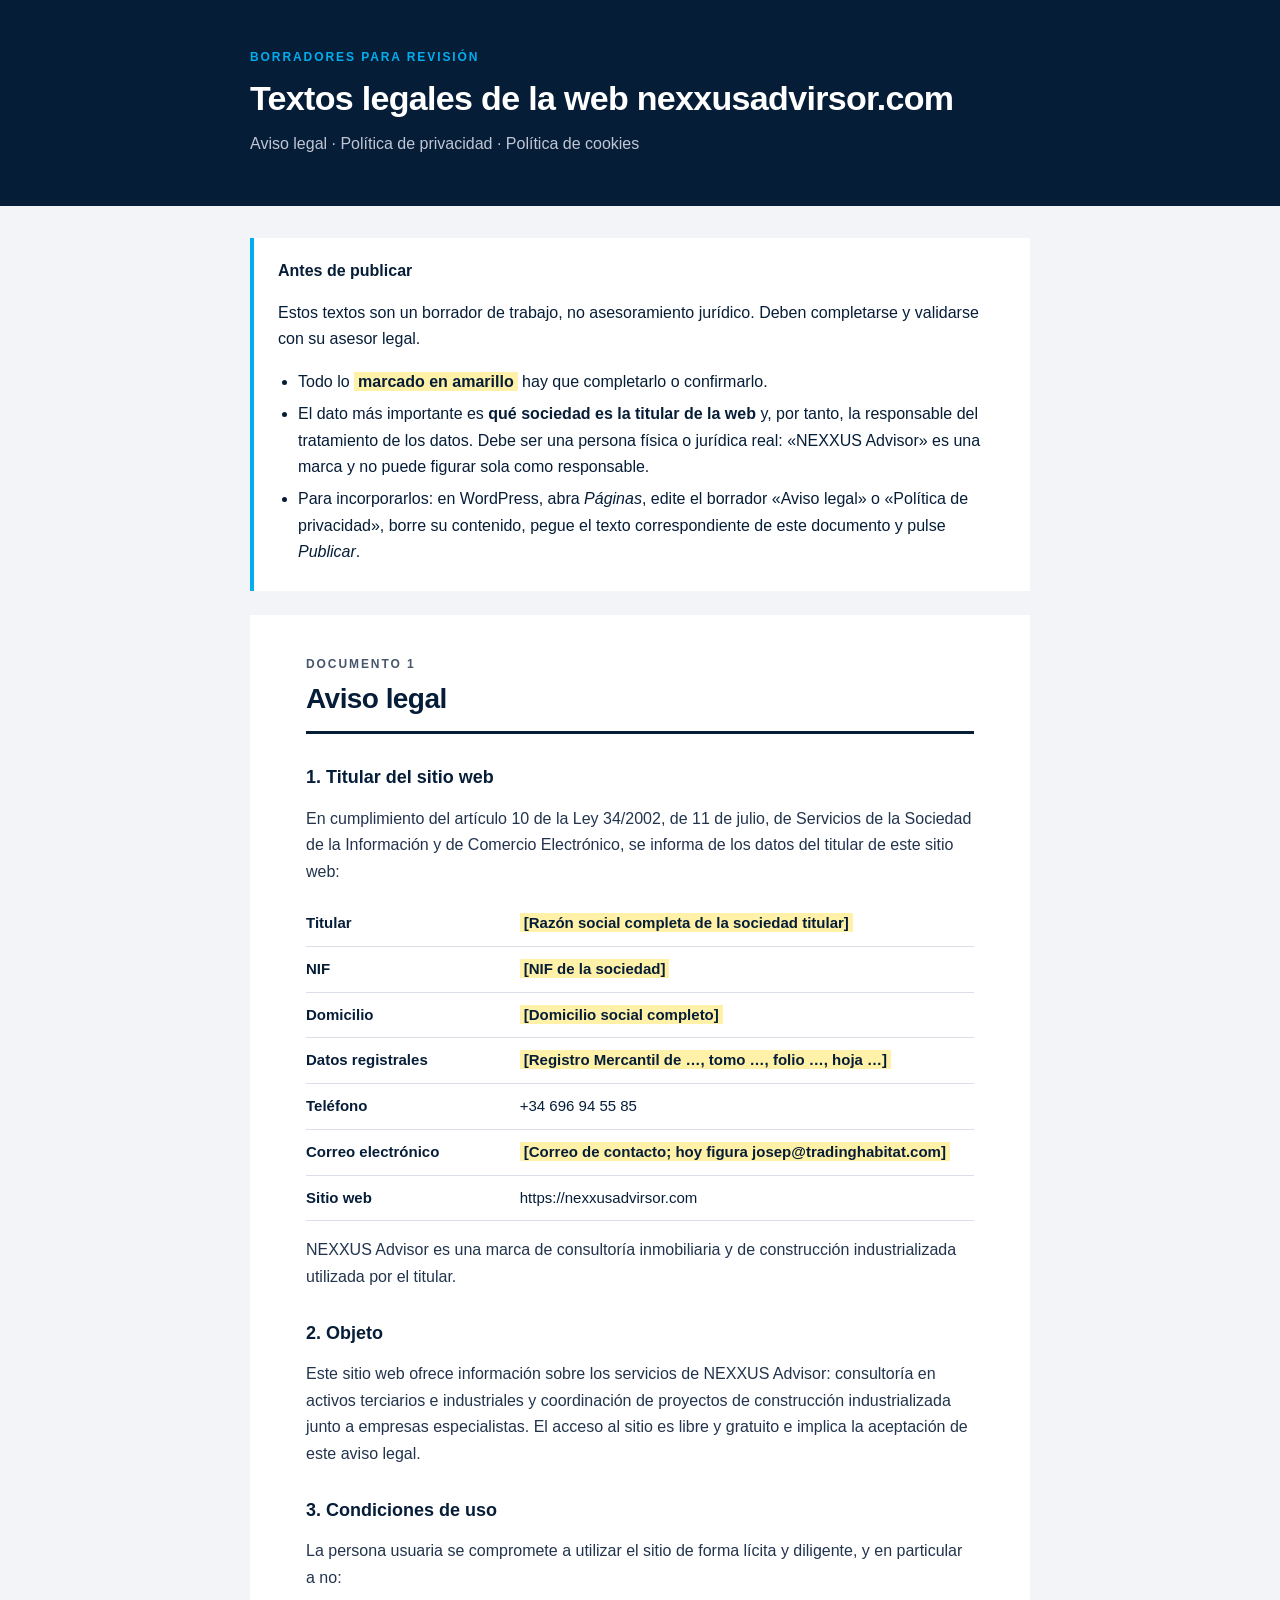
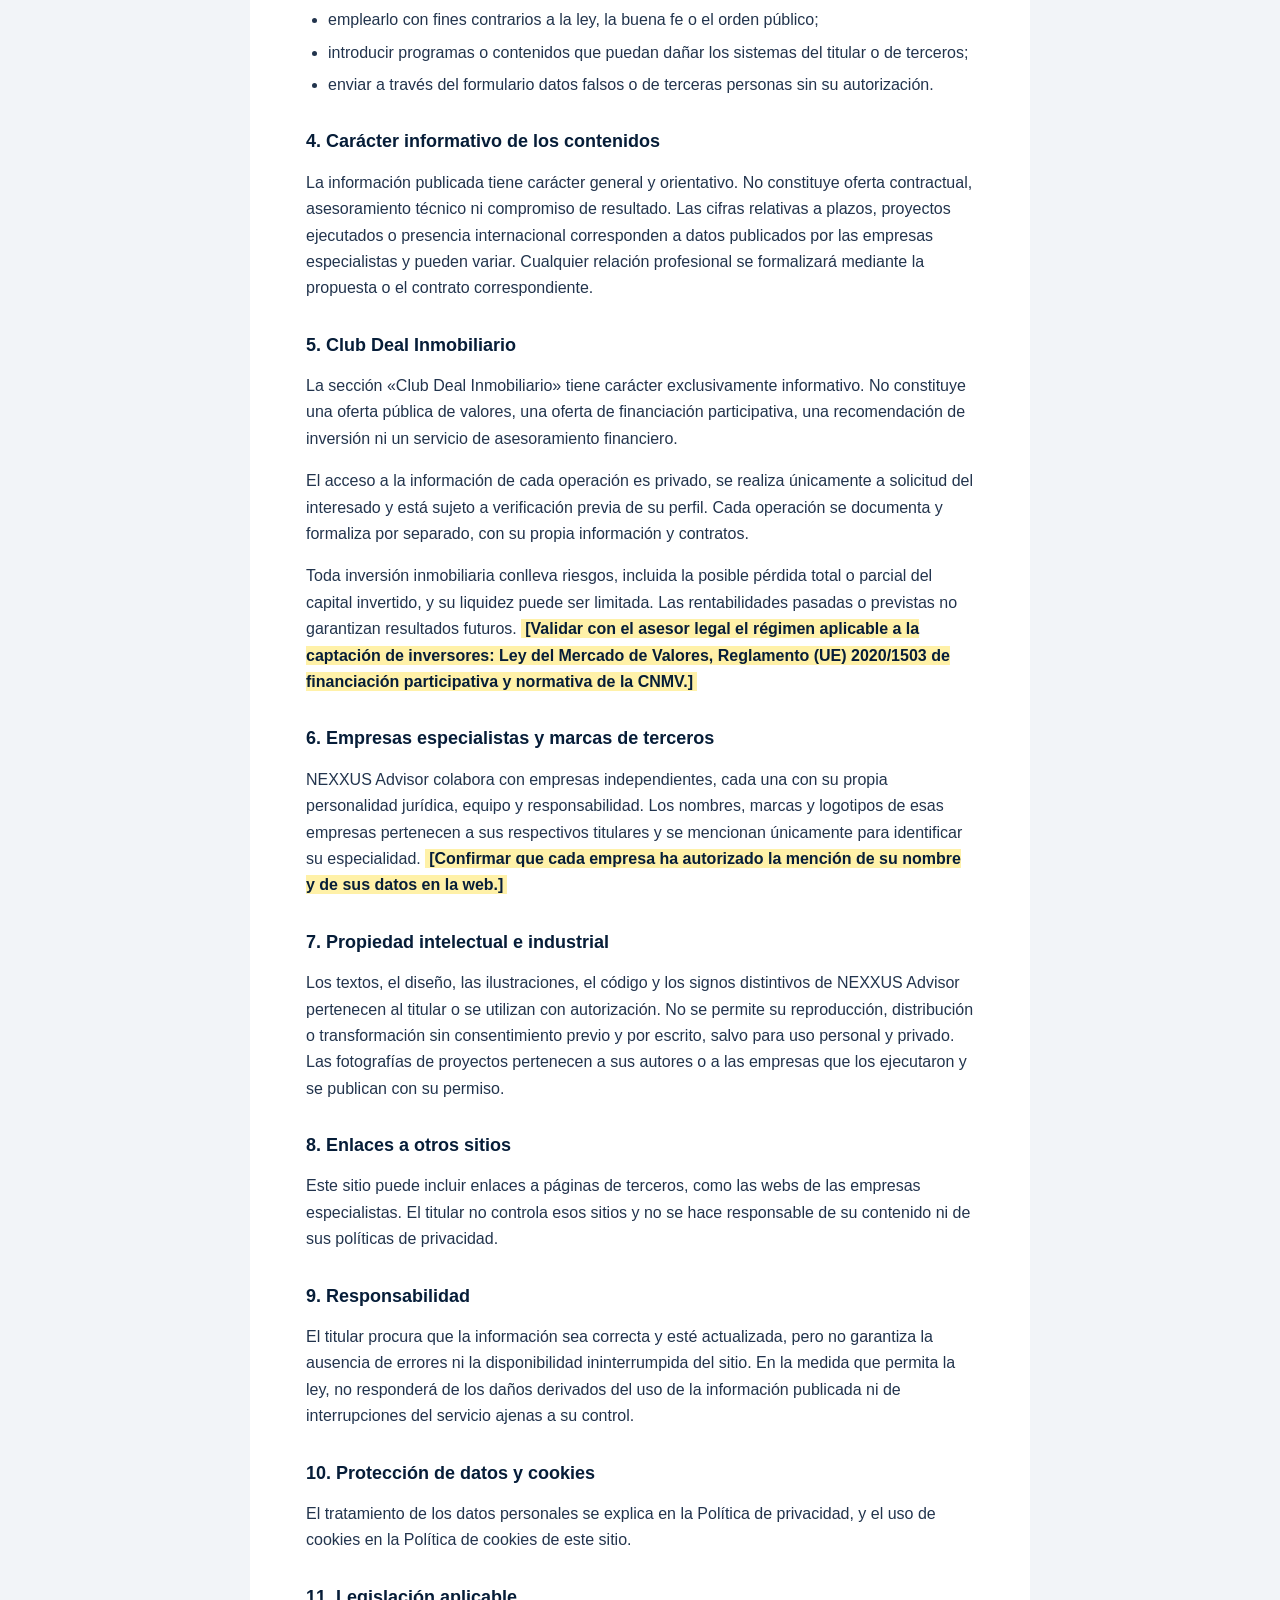
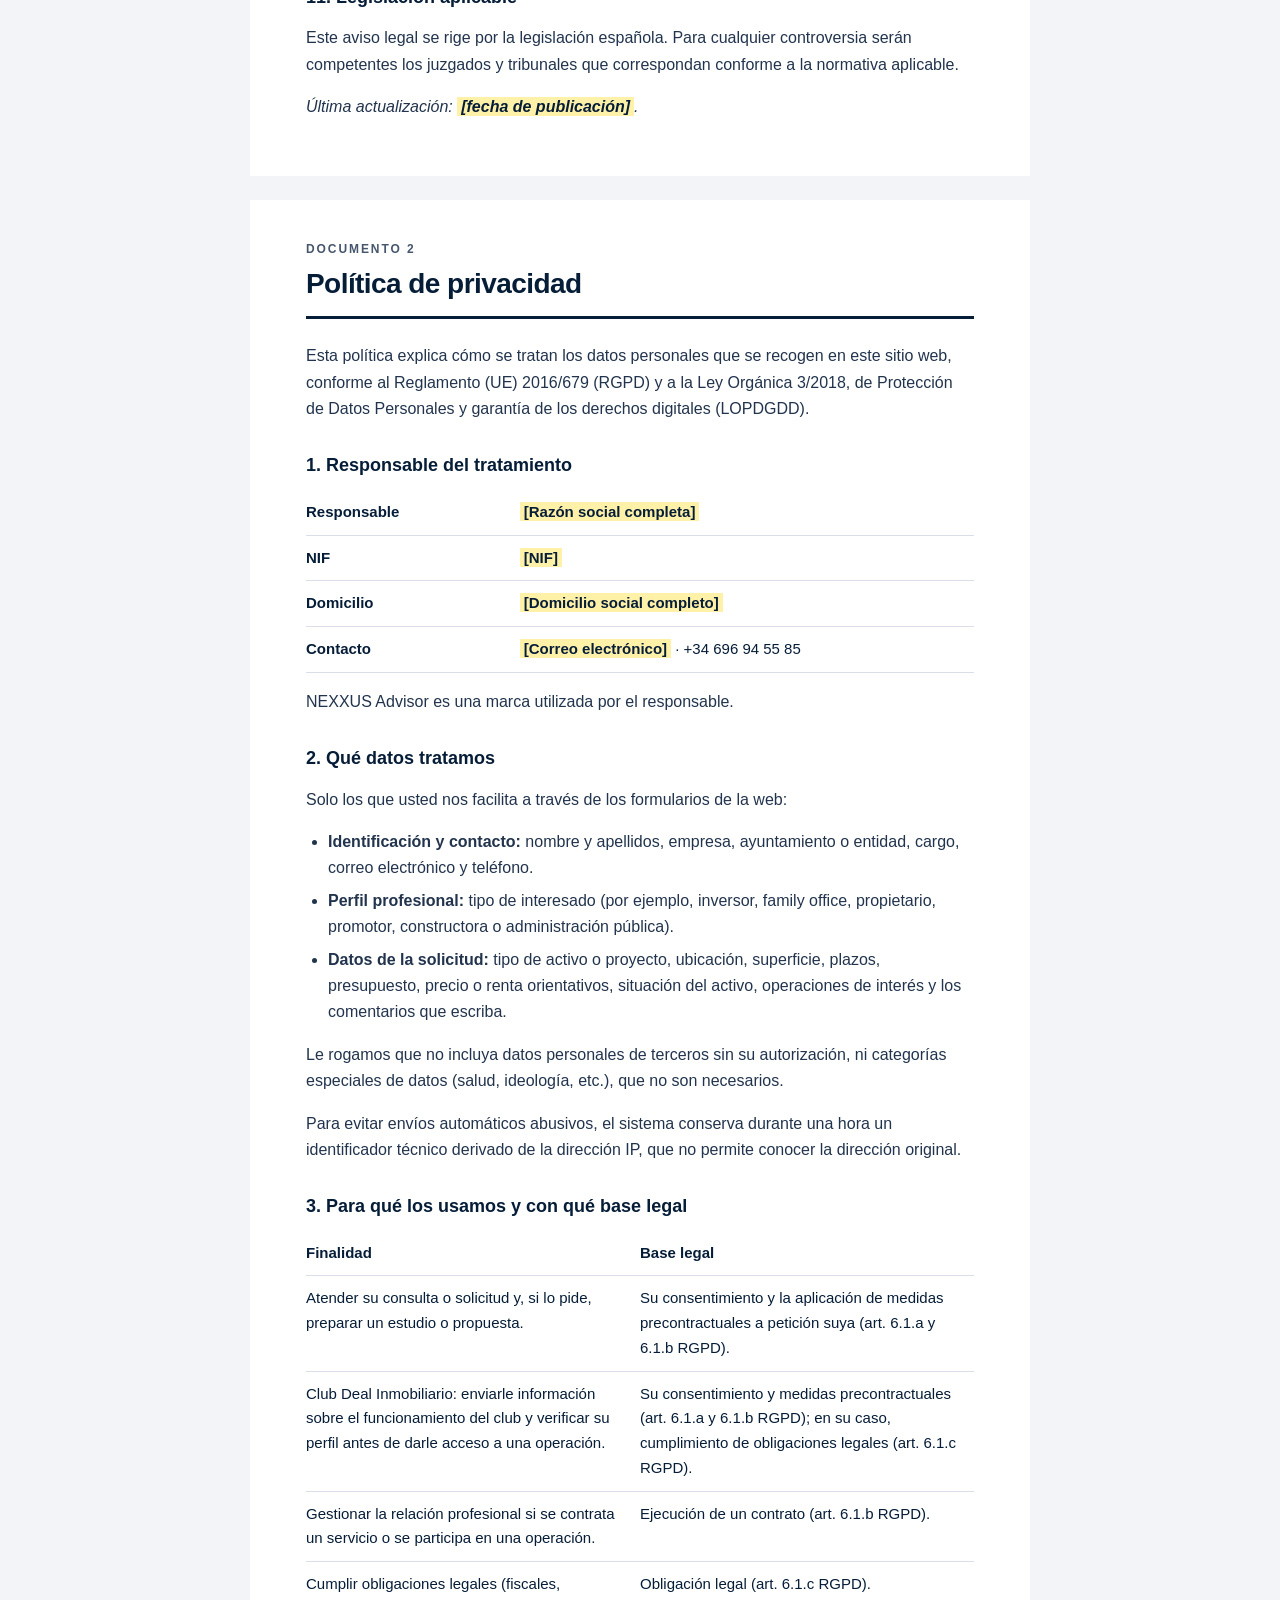
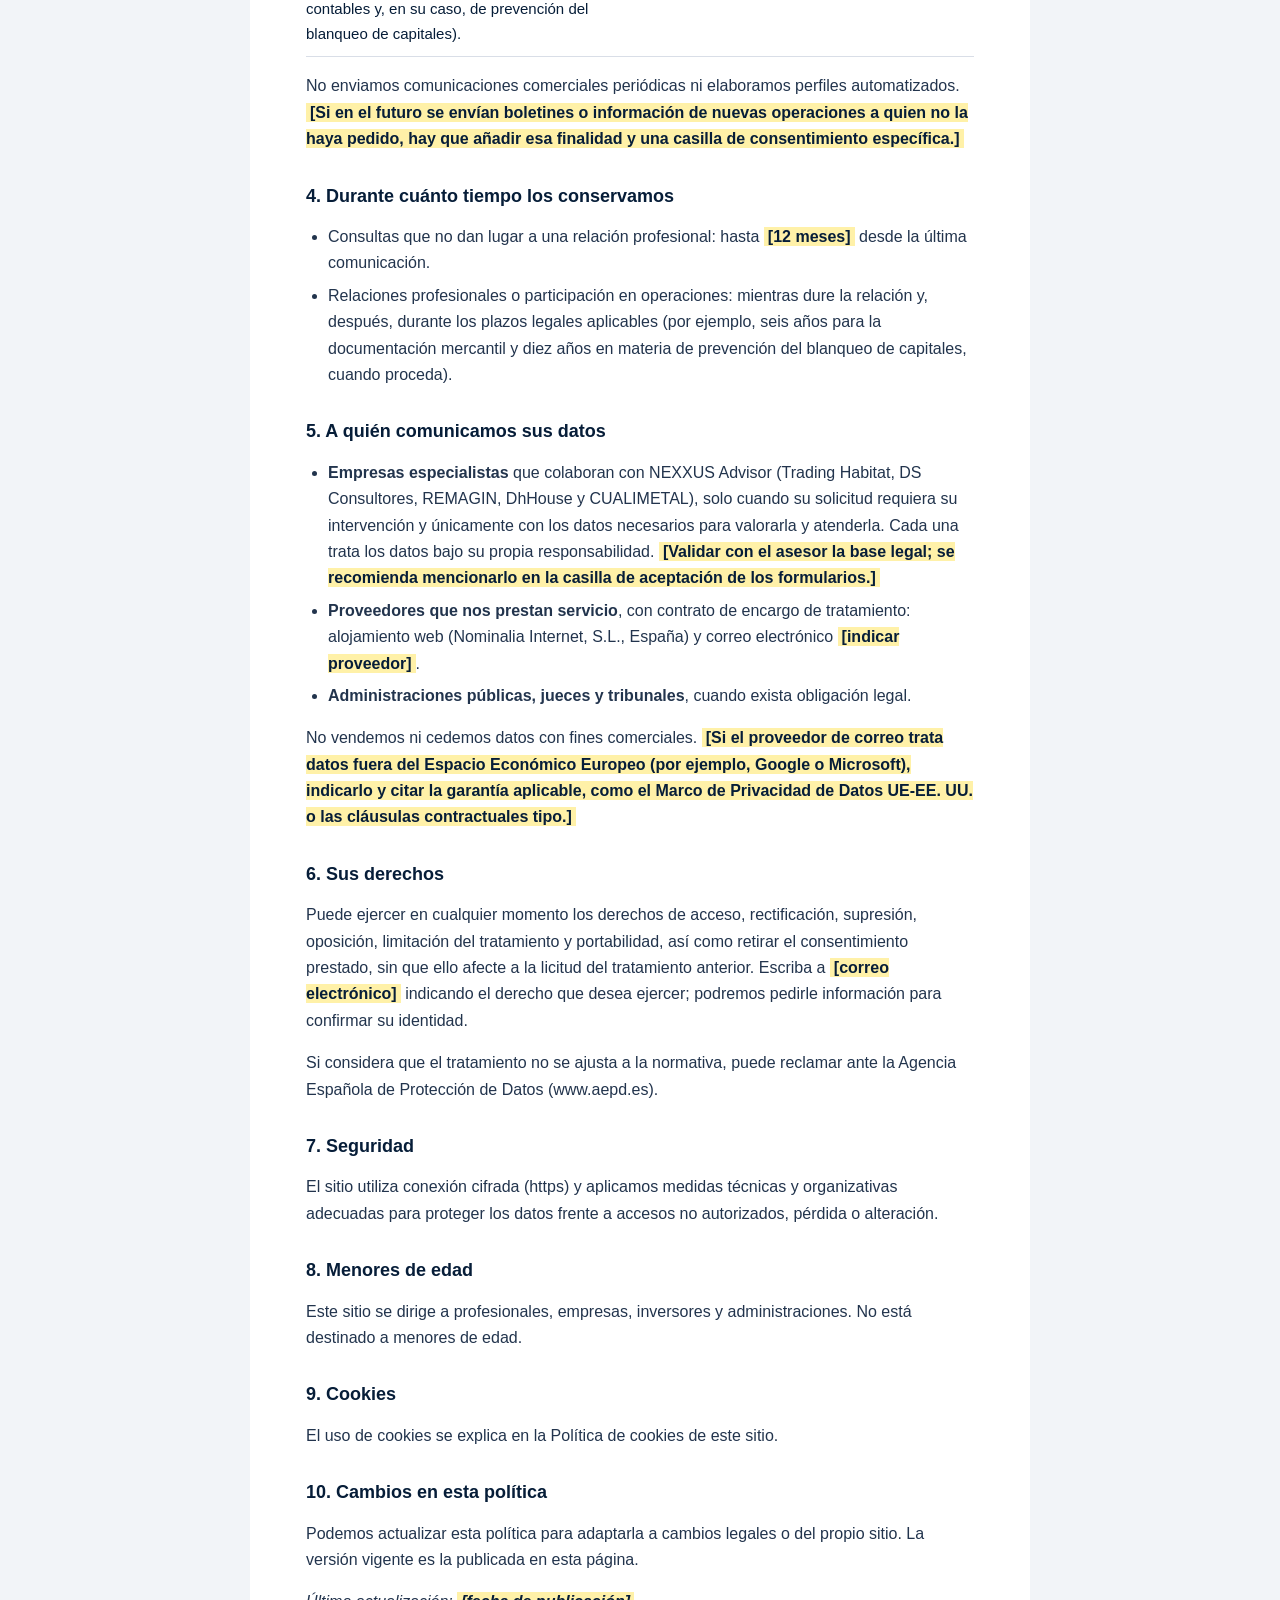
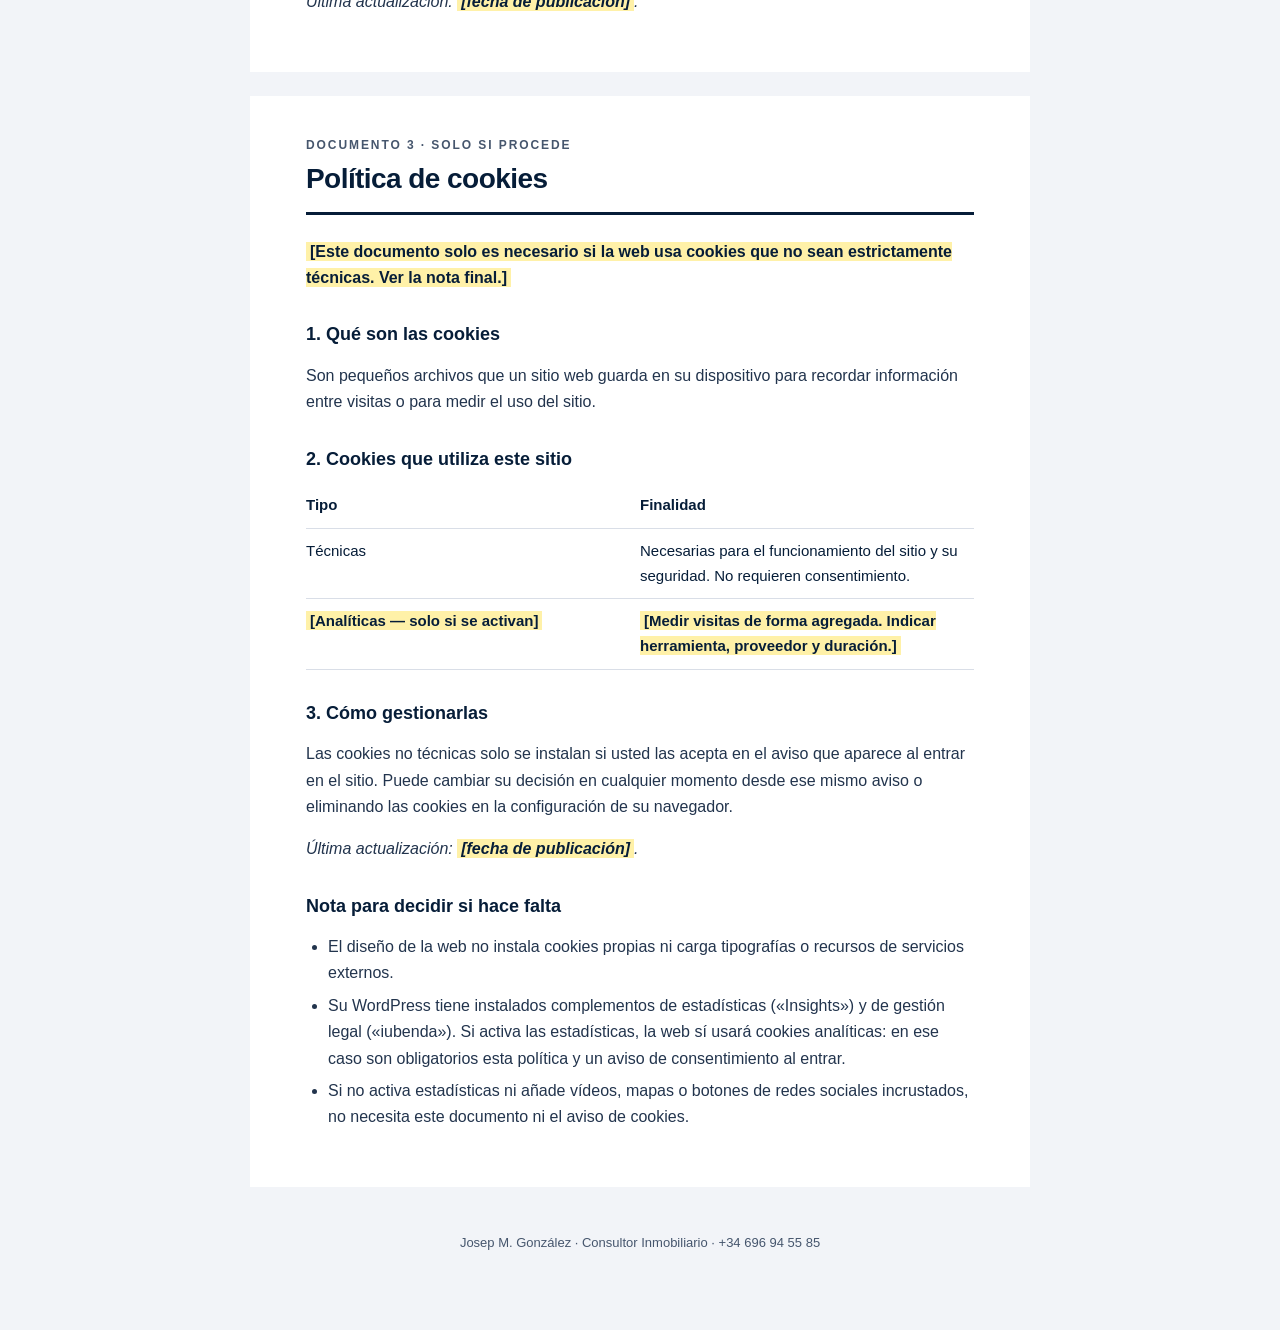
<file: nexxus-wordpress/legal/borradores-legales.html>
<!doctype html>
<html lang="es">
<head>
<meta charset="utf-8">
<meta name="viewport" content="width=device-width, initial-scale=1">
<title>NEXXUS Advisor · Borradores legales</title>
<style>
	:root { --navy: #061D38; --cyan: #00AEEF; --silver: #C0C6D4; --soft: #46566D; --tint: #F2F4F8; }
	* { box-sizing: border-box; }
	body { margin: 0; background: var(--tint); color: var(--navy); font: 16px/1.65 "Montserrat", "Noto Sans", Arial, sans-serif; }
	.sheet { max-width: 820px; margin: 0 auto; padding: 0 20px 64px; }
	header.cover { background: var(--navy); color: #fff; padding: 48px 20px; margin-bottom: 32px; }
	header.cover div { max-width: 780px; margin: 0 auto; }
	header.cover p.k { margin: 0 0 12px; color: var(--cyan); font-size: 12px; font-weight: 700; letter-spacing: .16em; text-transform: uppercase; }
	header.cover h1 { margin: 0; font-size: 34px; line-height: 1.1; letter-spacing: -.02em; }
	header.cover p.s { margin: 14px 0 0; color: var(--silver); }
	.note { background: #fff; border-left: 4px solid var(--cyan); padding: 20px 24px; margin-bottom: 24px; }
	.note h2 { margin: 0 0 8px; font-size: 16px; }
	.note ul { margin: 8px 0 0; padding-left: 20px; }
	.note li { margin-bottom: 6px; }
	article { background: #fff; padding: 40px clamp(20px, 5vw, 56px); margin-bottom: 24px; }
	article > p.k { margin: 0 0 8px; color: var(--soft); font-size: 12px; font-weight: 700; letter-spacing: .16em; text-transform: uppercase; }
	article h1 { margin: 0 0 24px; padding-bottom: 16px; border-bottom: 3px solid var(--navy); font-size: 28px; line-height: 1.15; letter-spacing: -.02em; }
	article h2 { margin: 32px 0 8px; font-size: 18px; line-height: 1.3; }
	article p, article li { color: #22344d; }
	article ul { padding-left: 22px; }
	article li { margin-bottom: 6px; }
	mark { background: #FFF1A8; color: var(--navy); padding: 1px 4px; font-weight: 600; }
	table { width: 100%; border-collapse: collapse; margin: 12px 0; font-size: 15px; }
	th, td { text-align: left; vertical-align: top; padding: 10px 12px 10px 0; border-bottom: 1px solid #D9DEE7; }
	th { width: 32%; font-weight: 700; }
	footer { color: var(--soft); font-size: 13px; text-align: center; padding-top: 8px; }
	@media print { body { background: #fff; } article, .note { break-inside: avoid-page; } }
</style>
</head>
<body>

<header class="cover">
	<div>
		<p class="k">Borradores para revisión</p>
		<h1>Textos legales de la web nexxusadvirsor.com</h1>
		<p class="s">Aviso legal · Política de privacidad · Política de cookies</p>
	</div>
</header>

<div class="sheet">

<section class="note">
	<h2>Antes de publicar</h2>
	<p>Estos textos son un borrador de trabajo, no asesoramiento jurídico. Deben completarse y validarse con su asesor legal.</p>
	<ul>
		<li>Todo lo <mark>marcado en amarillo</mark> hay que completarlo o confirmarlo.</li>
		<li>El dato más importante es <strong>qué sociedad es la titular de la web</strong> y, por tanto, la responsable del tratamiento de los datos. Debe ser una persona física o jurídica real: «NEXXUS Advisor» es una marca y no puede figurar sola como responsable.</li>
		<li>Para incorporarlos: en WordPress, abra <em>Páginas</em>, edite el borrador «Aviso legal» o «Política de privacidad», borre su contenido, pegue el texto correspondiente de este documento y pulse <em>Publicar</em>.</li>
	</ul>
</section>

<article>
	<p class="k">Documento 1</p>
	<h1>Aviso legal</h1>

	<h2>1. Titular del sitio web</h2>
	<p>En cumplimiento del artículo 10 de la Ley 34/2002, de 11 de julio, de Servicios de la Sociedad de la Información y de Comercio Electrónico, se informa de los datos del titular de este sitio web:</p>
	<table>
		<tr><th>Titular</th><td><mark>[Razón social completa de la sociedad titular]</mark></td></tr>
		<tr><th>NIF</th><td><mark>[NIF de la sociedad]</mark></td></tr>
		<tr><th>Domicilio</th><td><mark>[Domicilio social completo]</mark></td></tr>
		<tr><th>Datos registrales</th><td><mark>[Registro Mercantil de …, tomo …, folio …, hoja …]</mark></td></tr>
		<tr><th>Teléfono</th><td>+34 696 94 55 85</td></tr>
		<tr><th>Correo electrónico</th><td><mark>[Correo de contacto; hoy figura josep@tradinghabitat.com]</mark></td></tr>
		<tr><th>Sitio web</th><td>https://nexxusadvirsor.com</td></tr>
	</table>
	<p>NEXXUS Advisor es una marca de consultoría inmobiliaria y de construcción industrializada utilizada por el titular.</p>

	<h2>2. Objeto</h2>
	<p>Este sitio web ofrece información sobre los servicios de NEXXUS Advisor: consultoría en activos terciarios e industriales y coordinación de proyectos de construcción industrializada junto a empresas especialistas. El acceso al sitio es libre y gratuito e implica la aceptación de este aviso legal.</p>

	<h2>3. Condiciones de uso</h2>
	<p>La persona usuaria se compromete a utilizar el sitio de forma lícita y diligente, y en particular a no:</p>
	<ul>
		<li>emplearlo con fines contrarios a la ley, la buena fe o el orden público;</li>
		<li>introducir programas o contenidos que puedan dañar los sistemas del titular o de terceros;</li>
		<li>enviar a través del formulario datos falsos o de terceras personas sin su autorización.</li>
	</ul>

	<h2>4. Carácter informativo de los contenidos</h2>
	<p>La información publicada tiene carácter general y orientativo. No constituye oferta contractual, asesoramiento técnico ni compromiso de resultado. Las cifras relativas a plazos, proyectos ejecutados o presencia internacional corresponden a datos publicados por las empresas especialistas y pueden variar. Cualquier relación profesional se formalizará mediante la propuesta o el contrato correspondiente.</p>

	<h2>5. Club Deal Inmobiliario</h2>
	<p>La sección «Club Deal Inmobiliario» tiene carácter exclusivamente informativo. No constituye una oferta pública de valores, una oferta de financiación participativa, una recomendación de inversión ni un servicio de asesoramiento financiero.</p>
	<p>El acceso a la información de cada operación es privado, se realiza únicamente a solicitud del interesado y está sujeto a verificación previa de su perfil. Cada operación se documenta y formaliza por separado, con su propia información y contratos.</p>
	<p>Toda inversión inmobiliaria conlleva riesgos, incluida la posible pérdida total o parcial del capital invertido, y su liquidez puede ser limitada. Las rentabilidades pasadas o previstas no garantizan resultados futuros. <mark>[Validar con el asesor legal el régimen aplicable a la captación de inversores: Ley del Mercado de Valores, Reglamento (UE) 2020/1503 de financiación participativa y normativa de la CNMV.]</mark></p>

	<h2>6. Empresas especialistas y marcas de terceros</h2>
	<p>NEXXUS Advisor colabora con empresas independientes, cada una con su propia personalidad jurídica, equipo y responsabilidad. Los nombres, marcas y logotipos de esas empresas pertenecen a sus respectivos titulares y se mencionan únicamente para identificar su especialidad. <mark>[Confirmar que cada empresa ha autorizado la mención de su nombre y de sus datos en la web.]</mark></p>

	<h2>7. Propiedad intelectual e industrial</h2>
	<p>Los textos, el diseño, las ilustraciones, el código y los signos distintivos de NEXXUS Advisor pertenecen al titular o se utilizan con autorización. No se permite su reproducción, distribución o transformación sin consentimiento previo y por escrito, salvo para uso personal y privado. Las fotografías de proyectos pertenecen a sus autores o a las empresas que los ejecutaron y se publican con su permiso.</p>

	<h2>8. Enlaces a otros sitios</h2>
	<p>Este sitio puede incluir enlaces a páginas de terceros, como las webs de las empresas especialistas. El titular no controla esos sitios y no se hace responsable de su contenido ni de sus políticas de privacidad.</p>

	<h2>9. Responsabilidad</h2>
	<p>El titular procura que la información sea correcta y esté actualizada, pero no garantiza la ausencia de errores ni la disponibilidad ininterrumpida del sitio. En la medida que permita la ley, no responderá de los daños derivados del uso de la información publicada ni de interrupciones del servicio ajenas a su control.</p>

	<h2>10. Protección de datos y cookies</h2>
	<p>El tratamiento de los datos personales se explica en la Política de privacidad, y el uso de cookies en la Política de cookies de este sitio.</p>

	<h2>11. Legislación aplicable</h2>
	<p>Este aviso legal se rige por la legislación española. Para cualquier controversia serán competentes los juzgados y tribunales que correspondan conforme a la normativa aplicable.</p>

	<p><em>Última actualización: <mark>[fecha de publicación]</mark>.</em></p>
</article>

<article>
	<p class="k">Documento 2</p>
	<h1>Política de privacidad</h1>

	<p>Esta política explica cómo se tratan los datos personales que se recogen en este sitio web, conforme al Reglamento (UE) 2016/679 (RGPD) y a la Ley Orgánica 3/2018, de Protección de Datos Personales y garantía de los derechos digitales (LOPDGDD).</p>

	<h2>1. Responsable del tratamiento</h2>
	<table>
		<tr><th>Responsable</th><td><mark>[Razón social completa]</mark></td></tr>
		<tr><th>NIF</th><td><mark>[NIF]</mark></td></tr>
		<tr><th>Domicilio</th><td><mark>[Domicilio social completo]</mark></td></tr>
		<tr><th>Contacto</th><td><mark>[Correo electrónico]</mark> · +34 696 94 55 85</td></tr>
	</table>
	<p>NEXXUS Advisor es una marca utilizada por el responsable.</p>

	<h2>2. Qué datos tratamos</h2>
	<p>Solo los que usted nos facilita a través de los formularios de la web:</p>
	<ul>
		<li><strong>Identificación y contacto:</strong> nombre y apellidos, empresa, ayuntamiento o entidad, cargo, correo electrónico y teléfono.</li>
		<li><strong>Perfil profesional:</strong> tipo de interesado (por ejemplo, inversor, family office, propietario, promotor, constructora o administración pública).</li>
		<li><strong>Datos de la solicitud:</strong> tipo de activo o proyecto, ubicación, superficie, plazos, presupuesto, precio o renta orientativos, situación del activo, operaciones de interés y los comentarios que escriba.</li>
	</ul>
	<p>Le rogamos que no incluya datos personales de terceros sin su autorización, ni categorías especiales de datos (salud, ideología, etc.), que no son necesarios.</p>
	<p>Para evitar envíos automáticos abusivos, el sistema conserva durante una hora un identificador técnico derivado de la dirección IP, que no permite conocer la dirección original.</p>

	<h2>3. Para qué los usamos y con qué base legal</h2>
	<table>
		<tr><th>Finalidad</th><th>Base legal</th></tr>
		<tr><td>Atender su consulta o solicitud y, si lo pide, preparar un estudio o propuesta.</td><td>Su consentimiento y la aplicación de medidas precontractuales a petición suya (art. 6.1.a y 6.1.b RGPD).</td></tr>
		<tr><td>Club Deal Inmobiliario: enviarle información sobre el funcionamiento del club y verificar su perfil antes de darle acceso a una operación.</td><td>Su consentimiento y medidas precontractuales (art. 6.1.a y 6.1.b RGPD); en su caso, cumplimiento de obligaciones legales (art. 6.1.c RGPD).</td></tr>
		<tr><td>Gestionar la relación profesional si se contrata un servicio o se participa en una operación.</td><td>Ejecución de un contrato (art. 6.1.b RGPD).</td></tr>
		<tr><td>Cumplir obligaciones legales (fiscales, contables y, en su caso, de prevención del blanqueo de capitales).</td><td>Obligación legal (art. 6.1.c RGPD).</td></tr>
	</table>
	<p>No enviamos comunicaciones comerciales periódicas ni elaboramos perfiles automatizados. <mark>[Si en el futuro se envían boletines o información de nuevas operaciones a quien no la haya pedido, hay que añadir esa finalidad y una casilla de consentimiento específica.]</mark></p>

	<h2>4. Durante cuánto tiempo los conservamos</h2>
	<ul>
		<li>Consultas que no dan lugar a una relación profesional: hasta <mark>[12 meses]</mark> desde la última comunicación.</li>
		<li>Relaciones profesionales o participación en operaciones: mientras dure la relación y, después, durante los plazos legales aplicables (por ejemplo, seis años para la documentación mercantil y diez años en materia de prevención del blanqueo de capitales, cuando proceda).</li>
	</ul>

	<h2>5. A quién comunicamos sus datos</h2>
	<ul>
		<li><strong>Empresas especialistas</strong> que colaboran con NEXXUS Advisor (Trading Habitat, DS Consultores, REMAGIN, DhHouse y CUALIMETAL), solo cuando su solicitud requiera su intervención y únicamente con los datos necesarios para valorarla y atenderla. Cada una trata los datos bajo su propia responsabilidad. <mark>[Validar con el asesor la base legal; se recomienda mencionarlo en la casilla de aceptación de los formularios.]</mark></li>
		<li><strong>Proveedores que nos prestan servicio</strong>, con contrato de encargo de tratamiento: alojamiento web (Nominalia Internet, S.L., España) y correo electrónico <mark>[indicar proveedor]</mark>.</li>
		<li><strong>Administraciones públicas, jueces y tribunales</strong>, cuando exista obligación legal.</li>
	</ul>
	<p>No vendemos ni cedemos datos con fines comerciales. <mark>[Si el proveedor de correo trata datos fuera del Espacio Económico Europeo (por ejemplo, Google o Microsoft), indicarlo y citar la garantía aplicable, como el Marco de Privacidad de Datos UE-EE. UU. o las cláusulas contractuales tipo.]</mark></p>

	<h2>6. Sus derechos</h2>
	<p>Puede ejercer en cualquier momento los derechos de acceso, rectificación, supresión, oposición, limitación del tratamiento y portabilidad, así como retirar el consentimiento prestado, sin que ello afecte a la licitud del tratamiento anterior. Escriba a <mark>[correo electrónico]</mark> indicando el derecho que desea ejercer; podremos pedirle información para confirmar su identidad.</p>
	<p>Si considera que el tratamiento no se ajusta a la normativa, puede reclamar ante la Agencia Española de Protección de Datos (www.aepd.es).</p>

	<h2>7. Seguridad</h2>
	<p>El sitio utiliza conexión cifrada (https) y aplicamos medidas técnicas y organizativas adecuadas para proteger los datos frente a accesos no autorizados, pérdida o alteración.</p>

	<h2>8. Menores de edad</h2>
	<p>Este sitio se dirige a profesionales, empresas, inversores y administraciones. No está destinado a menores de edad.</p>

	<h2>9. Cookies</h2>
	<p>El uso de cookies se explica en la Política de cookies de este sitio.</p>

	<h2>10. Cambios en esta política</h2>
	<p>Podemos actualizar esta política para adaptarla a cambios legales o del propio sitio. La versión vigente es la publicada en esta página.</p>

	<p><em>Última actualización: <mark>[fecha de publicación]</mark>.</em></p>
</article>

<article>
	<p class="k">Documento 3 · solo si procede</p>
	<h1>Política de cookies</h1>

	<p><mark>[Este documento solo es necesario si la web usa cookies que no sean estrictamente técnicas. Ver la nota final.]</mark></p>

	<h2>1. Qué son las cookies</h2>
	<p>Son pequeños archivos que un sitio web guarda en su dispositivo para recordar información entre visitas o para medir el uso del sitio.</p>

	<h2>2. Cookies que utiliza este sitio</h2>
	<table>
		<tr><th>Tipo</th><th>Finalidad</th></tr>
		<tr><td>Técnicas</td><td>Necesarias para el funcionamiento del sitio y su seguridad. No requieren consentimiento.</td></tr>
		<tr><td><mark>[Analíticas — solo si se activan]</mark></td><td><mark>[Medir visitas de forma agregada. Indicar herramienta, proveedor y duración.]</mark></td></tr>
	</table>

	<h2>3. Cómo gestionarlas</h2>
	<p>Las cookies no técnicas solo se instalan si usted las acepta en el aviso que aparece al entrar en el sitio. Puede cambiar su decisión en cualquier momento desde ese mismo aviso o eliminando las cookies en la configuración de su navegador.</p>

	<p><em>Última actualización: <mark>[fecha de publicación]</mark>.</em></p>

	<h2>Nota para decidir si hace falta</h2>
	<ul>
		<li>El diseño de la web no instala cookies propias ni carga tipografías o recursos de servicios externos.</li>
		<li>Su WordPress tiene instalados complementos de estadísticas («Insights») y de gestión legal («iubenda»). Si activa las estadísticas, la web sí usará cookies analíticas: en ese caso son obligatorios esta política y un aviso de consentimiento al entrar.</li>
		<li>Si no activa estadísticas ni añade vídeos, mapas o botones de redes sociales incrustados, no necesita este documento ni el aviso de cookies.</li>
	</ul>
</article>

<footer>
	<p>Josep M. González · Consultor Inmobiliario · +34 696 94 55 85</p>
</footer>

</div>
</body>
</html>
</file>
